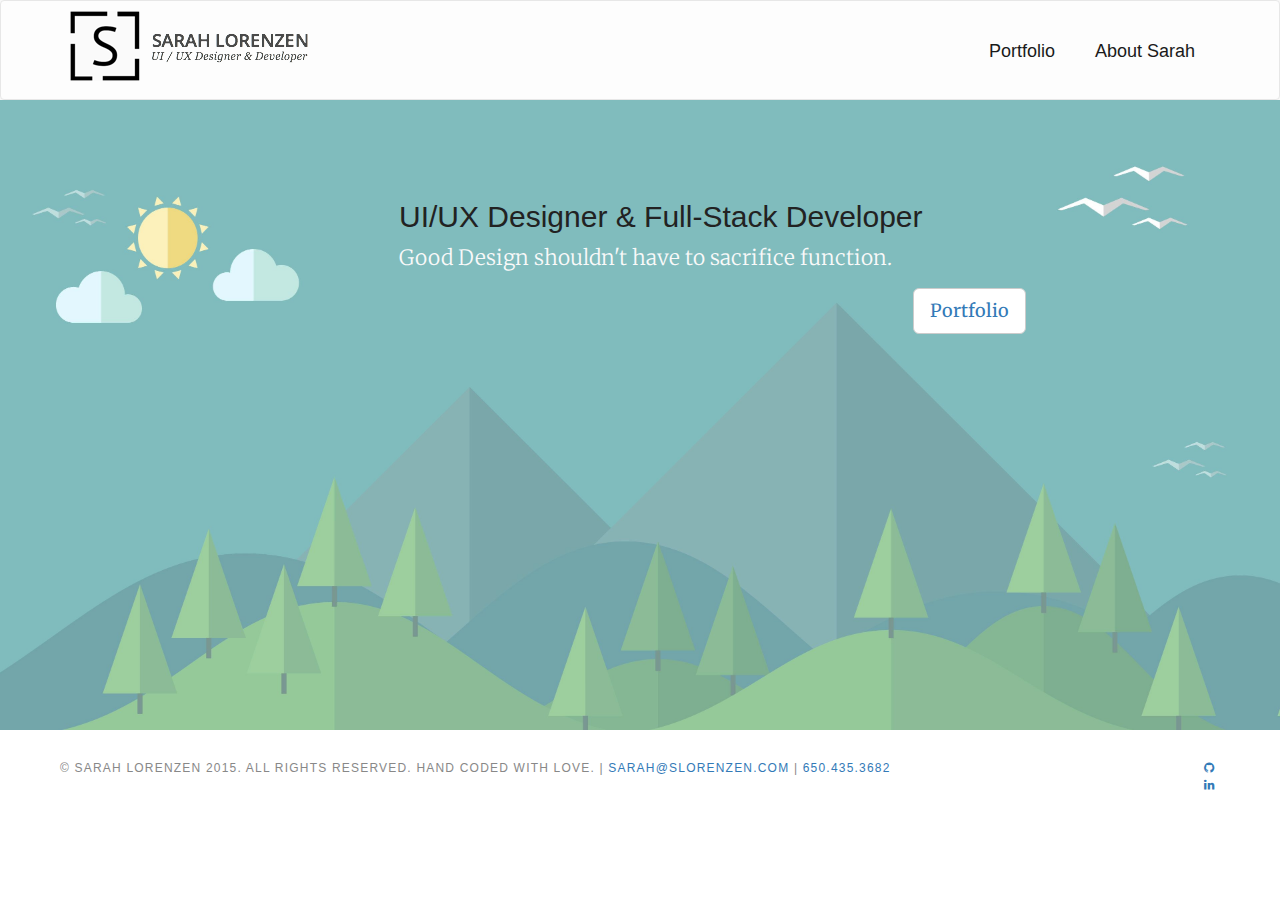
<file: index.html>
<!DOCTYPE html>
<html lang="en">
  <head>
    <meta charset="utf-8" />
    <meta http-equiv="X-UA-Compatible" content="IE=edge" />
    <meta name="viewport" content="width=device-width, initial-scale=1" />

    <title>Sarah Lorenzen's UI / UX / Full-Stack Developer Portfolio</title>

    <!-- Bootstrap core CSS -->

    <link
      rel="stylesheet"
      href="https://maxcdn.bootstrapcdn.com/bootstrap/3.3.5/css/bootstrap.min.css"
    />

    <!-- Custom styles -->

    <link
      href="https://fonts.googleapis.com/css?family=Merriweather:400,700,300"
      rel="stylesheet"
      type="text/css"
    />
    <link rel="stylesheet" href="css/styles.css" />
    <link
      rel="stylesheet"
      href="https://maxcdn.bootstrapcdn.com/font-awesome/4.4.0/css/font-awesome.min.css"
    />
    <link rel="shortcut icon" href="img/sl-icon.png" />

    <!-- Scripts needed on pageload -->

    <script src="js/modernizr.custom.js"></script>

    <!-- HTML5 shim and Respond.js for IE8 support of HTML5 elements and media queries -->
    <!--[if lt IE 9]>
      <script src="https://oss.maxcdn.com/html5shiv/3.7.2/html5shiv.min.js"></script>
      <script src="https://oss.maxcdn.com/respond/1.4.2/respond.min.js"></script>
    <![endif]-->
  </head>

  <body id="home">
    <header class="">
      <nav class="navbar navbar-default">
        <div class="container">
          <!-- Brand and toggle get grouped for better mobile display -->

          <div class="navbar-header">
            <button
              type="button"
              class="navbar-toggle collapsed"
              data-toggle="collapse"
              data-target="#bs-example-navbar-collapse-1"
              aria-expanded="false"
            >
              <span class="sr-only">Toggle navigation</span>
              <span class="icon-bar"></span>
              <span class="icon-bar"></span>
              <span class="icon-bar"></span>
            </button>

            <div class="logo">
              <span class="site-title">
                <a href="http://sarahlorenzen.github.io/" title="Go to Home">
                  <img src="img/weblogo.png" class="standard" />
                  <img
                    src="img/weblogo_retina.png"
                    width="259"
                    height="75"
                    class="retina"
                  />
                </a>
              </span>
            </div>
            <!-- /logo -->
          </div>
          <!-- /.navbar-header -->

          <!-- Nav links, forms, and other content for toggling -->

          <div
            class="collapse navbar-collapse"
            id="bs-example-navbar-collapse-1"
          >
            <ul class="nav navbar-nav">
              <li><a href="portfolio.html">Portfolio</a></li>
              <li><a href="about.html">About Sarah</a></li>
            </ul>
          </div>
          <!-- /.navbar-collapse -->
        </div>
        <!-- /.container-fluid -->
      </nav>
    </header>

    <!-- Main jumbotron -->
    <section class="jumbotron">
      <div class="container">
        <h2>UI/UX Designer &amp Full-Stack Developer</h2>
        <p>Good Design shouldn't have to sacrifice function.</p>
        <p style="text-align: center">
          <button type="button" class="btn btn-default btn-lg">
            <a href="portfolio.html">Portfolio</a>
          </button>
        </p>
      </div>

      <!-- /container -->
    </section>
    <!-- /jumbotron -->

    <!-- Footer -->

    <div class="row">
      <footer class="container">
        <div class="footer-bottom clear">
          <p>
            © Sarah Lorenzen 2015. All rights reserved. Hand coded with Love. |
            <a href="mailto:sarah@slorenzen.com">sarah@slorenzen.com</a> |
            <a href="tel:6504353682">650.435.3682</a>
          </p>

          <div class="footer-copyright">
            <div class="social">
              <div class="">
                <a href="https://github.com/sarahlorenzen/"
                  ><i class="fa fa-github"></i
                ></a>
              </div>

              <div class="">
                <a href="https://www.linkedin.com/in/sarahannelorenzen"
                  ><i class="fa fa-linkedin"></i
                ></a>
              </div>
            </div>
          </div>
        </div>
      </footer>
    </div>

    <!-- /footer -->

    <!-- ============================= -->
    <!-- All your JavaScript comes now -->
    <!-- ============================= -->

    <script src="https://ajax.googleapis.com/ajax/libs/jquery/1.11.3/jquery.min.js"></script>

    <!-- Bootstrap core JS -->

    <script src="https://maxcdn.bootstrapcdn.com/bootstrap/3.3.5/js/bootstrap.min.js"></script>

    <!-- Script files to load last -->

    <script src="js/grid.js"></script>

    <script>
      $(function () {
        Grid.init();
      });
    </script>

    <script type="text/javascript">
      var $root = $("html, body");
      $(".navbar-nav a").click(function () {
        var href = $.attr(this, "href");
        $root.animate(
          {
            scrollTop: $(href).offset().top,
          },
          500,
          function () {
            window.location.hash = href;
          }
        );
        return false;
      });
    </script>
  </body>
</html>
</file>
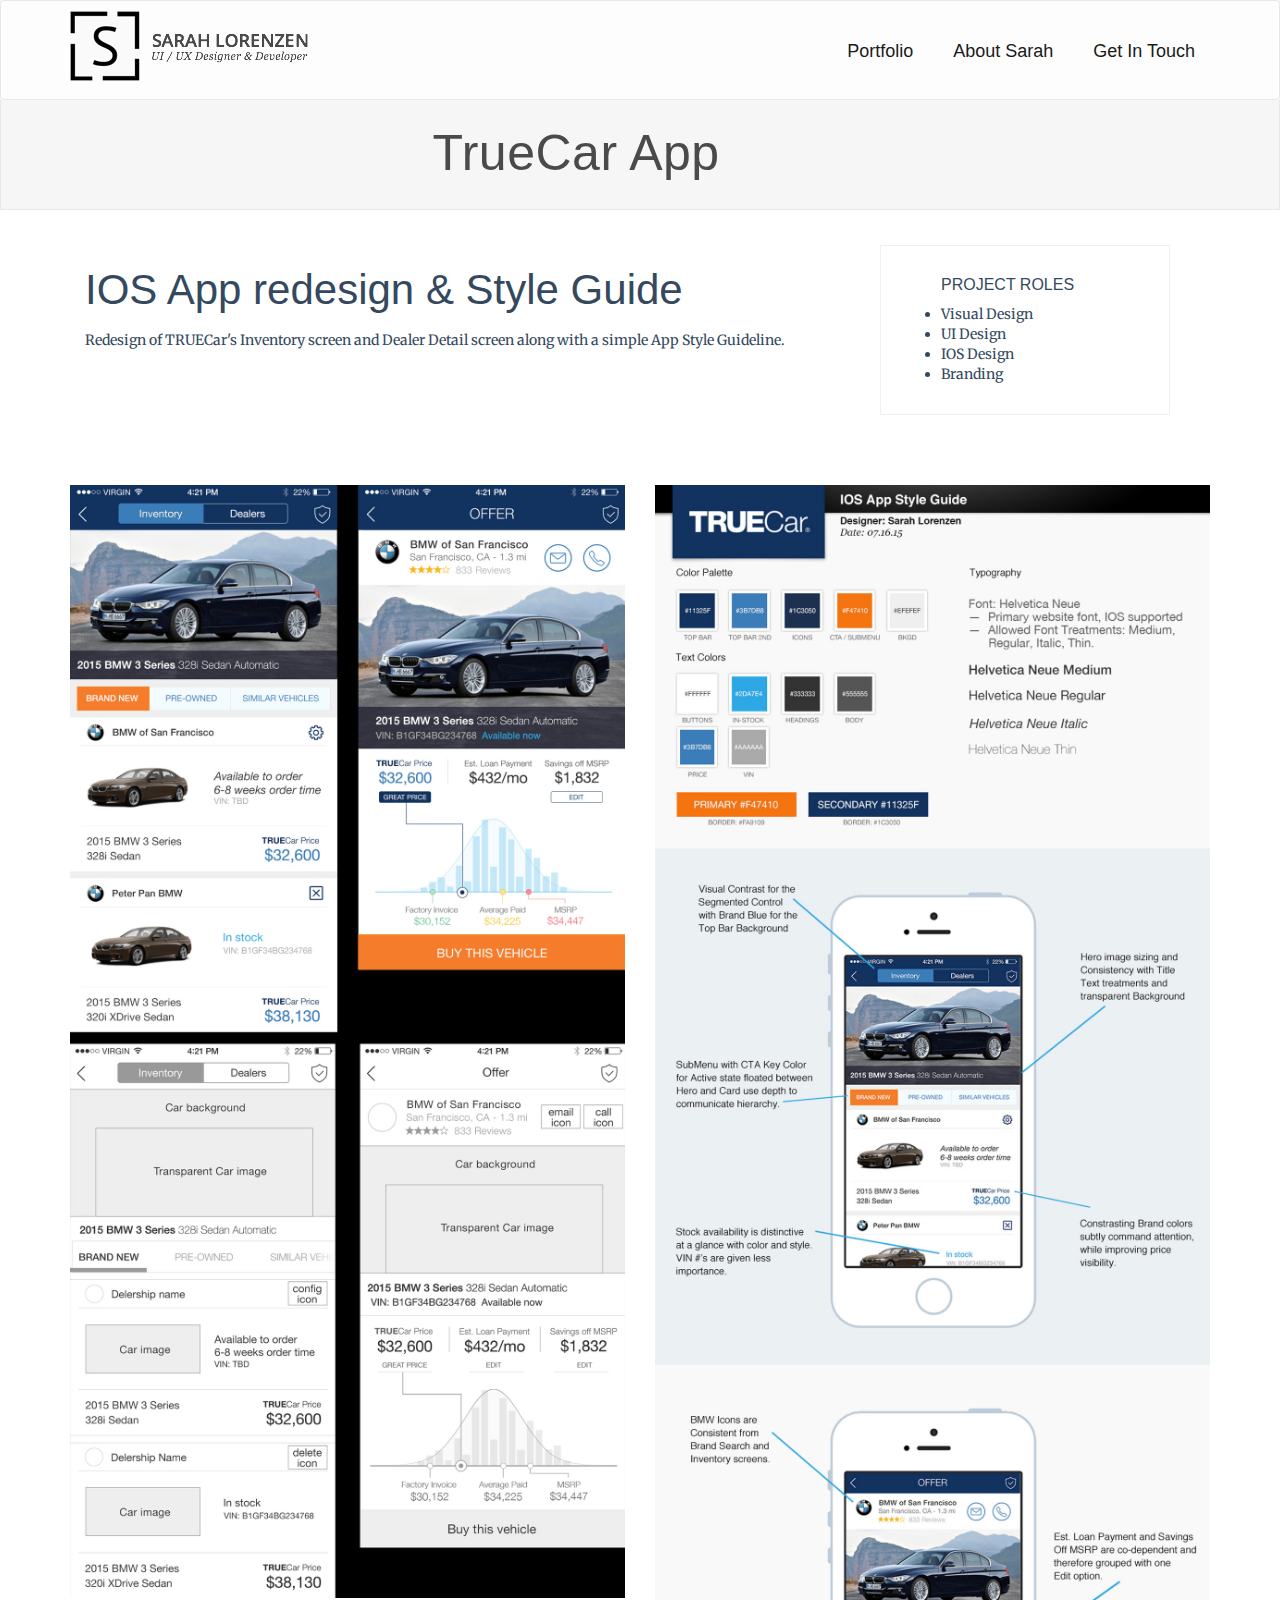
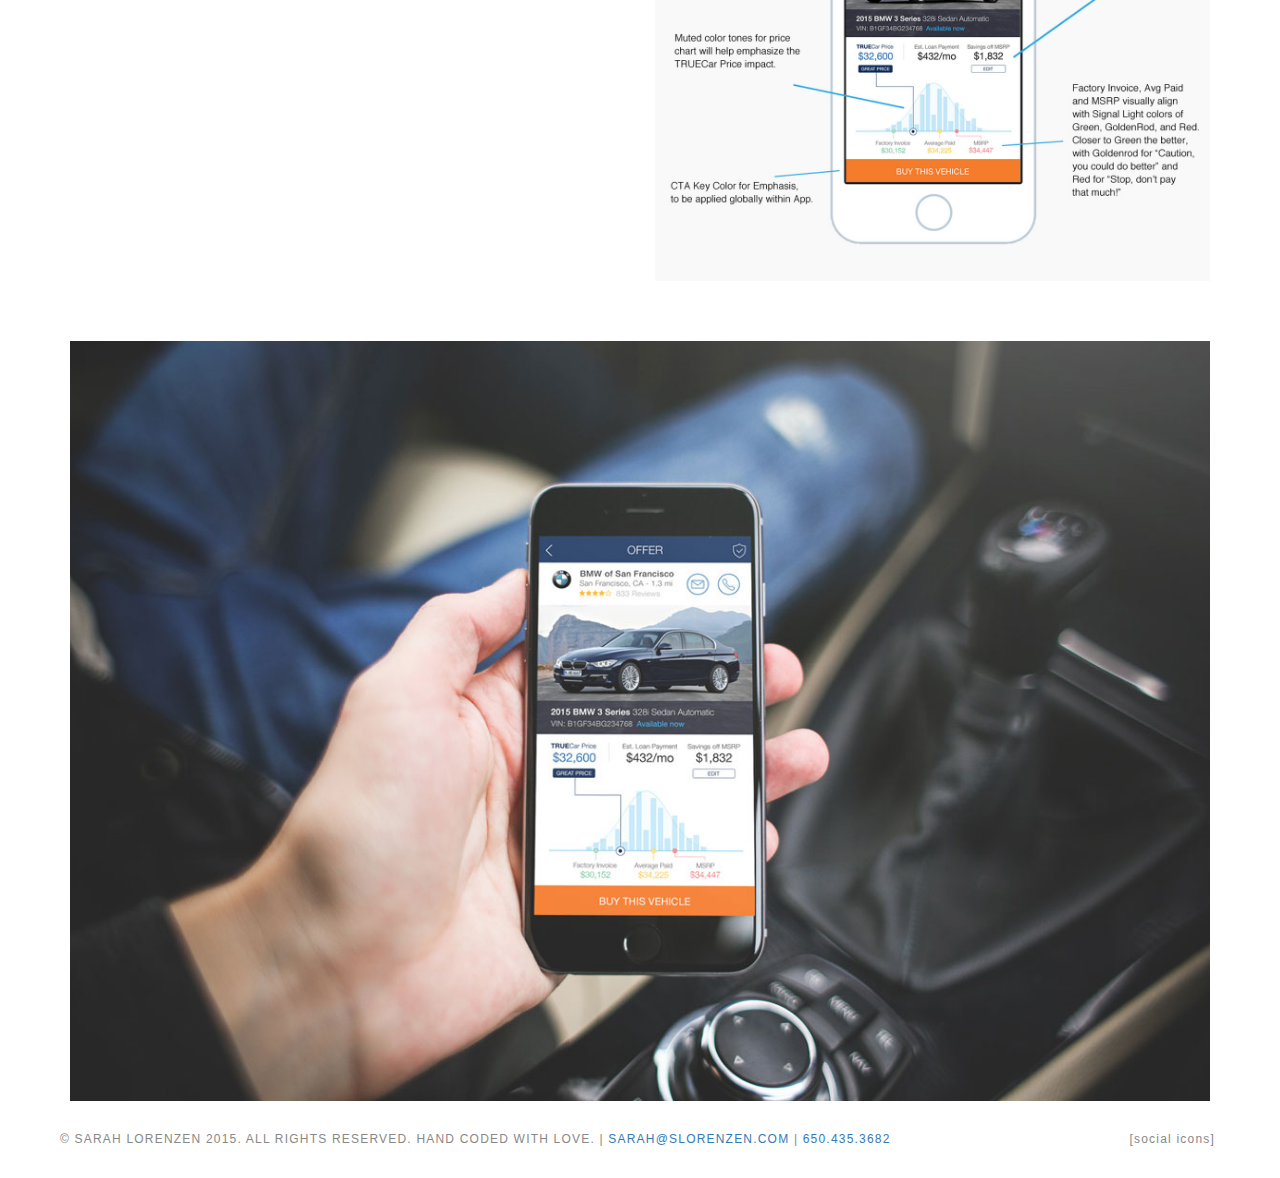
<file: 7min-app.html>
<!DOCTYPE html>
<html lang="en">
  <head>
    <meta charset="utf-8">
    <meta http-equiv="X-UA-Compatible" content="IE=edge">
    <meta name="viewport" content="width=device-width, initial-scale=1">
    <!-- The above 3 meta tags *must* come first in the head; any other head content must come *after* these tags -->

    <title>TrueCar App Project</title>

    <!-- Bootstrap core CSS -->

    <link rel="stylesheet" href="https://maxcdn.bootstrapcdn.com/bootstrap/3.3.5/css/bootstrap.min.css">

    <!-- Custom styles for this template go here -->

    <link href='https://fonts.googleapis.com/css?family=Merriweather:400,700,300' rel='stylesheet' type='text/css'>
    <link rel="stylesheet" href="css/styles.css">
    <link rel="shortcut icon" href="img/sl-icon.png"> 

    <script src="js/modernizr.custom.js"></script>

    <!-- HTML5 shim and Respond.js for IE8 support of HTML5 elements and media queries -->
    <!--[if lt IE 9]>
      <script src="https://oss.maxcdn.com/html5shiv/3.7.2/html5shiv.min.js"></script>
      <script src="https://oss.maxcdn.com/respond/1.4.2/respond.min.js"></script>
    <![endif]-->

  </head>

  <body id="portfolio-child">

    <header class="">

      <nav class="navbar navbar-default">
        <div class="container">

        <!-- Brand and toggle get grouped for better mobile display -->

          <div class="navbar-header">
            <button type="button" class="navbar-toggle collapsed" data-toggle="collapse" data-target="#bs-example-navbar-collapse-1" aria-expanded="false">
              <span class="sr-only">Toggle navigation</span>
              <span class="icon-bar"></span>
              <span class="icon-bar"></span>
              <span class="icon-bar"></span>
            </button>

            <div class="logo">
              <span class="site-title">
                <a href="http://sarahlorenzen.github.io/" title="Go to Home">
                    <img src="img/weblogo.png" class="standard">
                    <img src="img/weblogo_retina.png" width="259" height="75" class="retina">
                </a>                 
              </span>
            </div><!-- /logo -->

            <!-- <a class="navbar-brand" href="#">Brand</a> -->

          </div><!-- /.navbar-header -->

        <!-- Collect the nav links, forms, and other content for toggling -->

          <div class="collapse navbar-collapse" id="bs-example-navbar-collapse-1">
            <ul class="nav navbar-nav">
              <li><a href="portfolio.html">Portfolio</a></li>
              <li><a href="about.html">About Sarah</a></li>
              <li><a href="contact.html">Get In Touch</a></li>
            </ul>
          </div><!-- /.navbar-collapse -->
        </div><!-- /.container-fluid -->
      </nav>

    </header>


    <section class="jumbotron pageheader">
            <h1>TrueCar App</h1>
      </section><!-- /pageheader -->

    <section class="container">
          <div class="col-xs-12 col-md-8">
            <p class="intro">IOS App redesign & Style Guide</p>
            <p>Redesign of TRUECar's Inventory screen and Dealer Detail screen along with a simple App Style Guideline.</p>
          </div><!-- /intro column-->
          <div class="skills col-xs-12 col-md-4">
            <h3>Project Roles</h3>
            <ul id="skill-list">
              <li>Visual Design</li>
              <li>UI Design</li>
              <li>IOS Design</li>
              <li>Branding</li>
            </ul>
          </div><!-- /skills column -->

          <div class="main-text col-md-12">
              <p></p>
            </div><!-- /main-text -->

          <div class="row" style="margin-top: 40px;">
            <div class="col-md-6">
              <img src="img/true02.jpg" class="img-responsive">
            </div><!-- /main-text -->

            <div class="col-md-6">
              <img src="img/true03.jpg" class="img-responsive">
            </div><!-- /main-text -->
          </div>

          <div class="row">          
            <div class="main-text col-md-12">
              <img src="img/true01.jpg" class="img-responsive">
            </div><!-- /main-text -->
          </div>

      </section><!-- /container -->


    <div class="row">
        <footer class="container"><!-- /footer -->

          <div class="footer-bottom clear">
            <p>© Sarah Lorenzen 2015. All rights reserved. Hand coded with Love.    |     <a href="mailto:sarah@slorenzen.com">sarah@slorenzen.com</a>     |     <a href="tel:6504353682">650.435.3682</a>

            <div class="footer-copyright">[social icons]</div>
          </div><!-- /.footer-bottom -->
        </footer>
      </div>


    <!-- ============================= -->
    <!-- All your JavaScript comes now -->
    <!-- ============================= -->

    <script src="https://ajax.googleapis.com/ajax/libs/jquery/1.11.3/jquery.min.js"></script>

    <!-- Bootstrap core JS -->

    <script src="https://maxcdn.bootstrapcdn.com/bootstrap/3.3.5/js/bootstrap.min.js"></script>

    <!-- Can place script tags with JavaScript files here -->

    <script src="js/grid.js"></script>

    <script>
      $(function() {
        Grid.init();
      });
    </script>

    <script type="text/javascript">
      var $root = $('html, body');
        $('.navbar-nav a').click(function() {
          var href = $.attr(this, 'href');
            $root.animate({
              scrollTop: $(href).offset().top
              }, 500, function () {
              window.location.hash = href;
            });
          return false;
        });
    </script>

  </body>
</html>
</file>
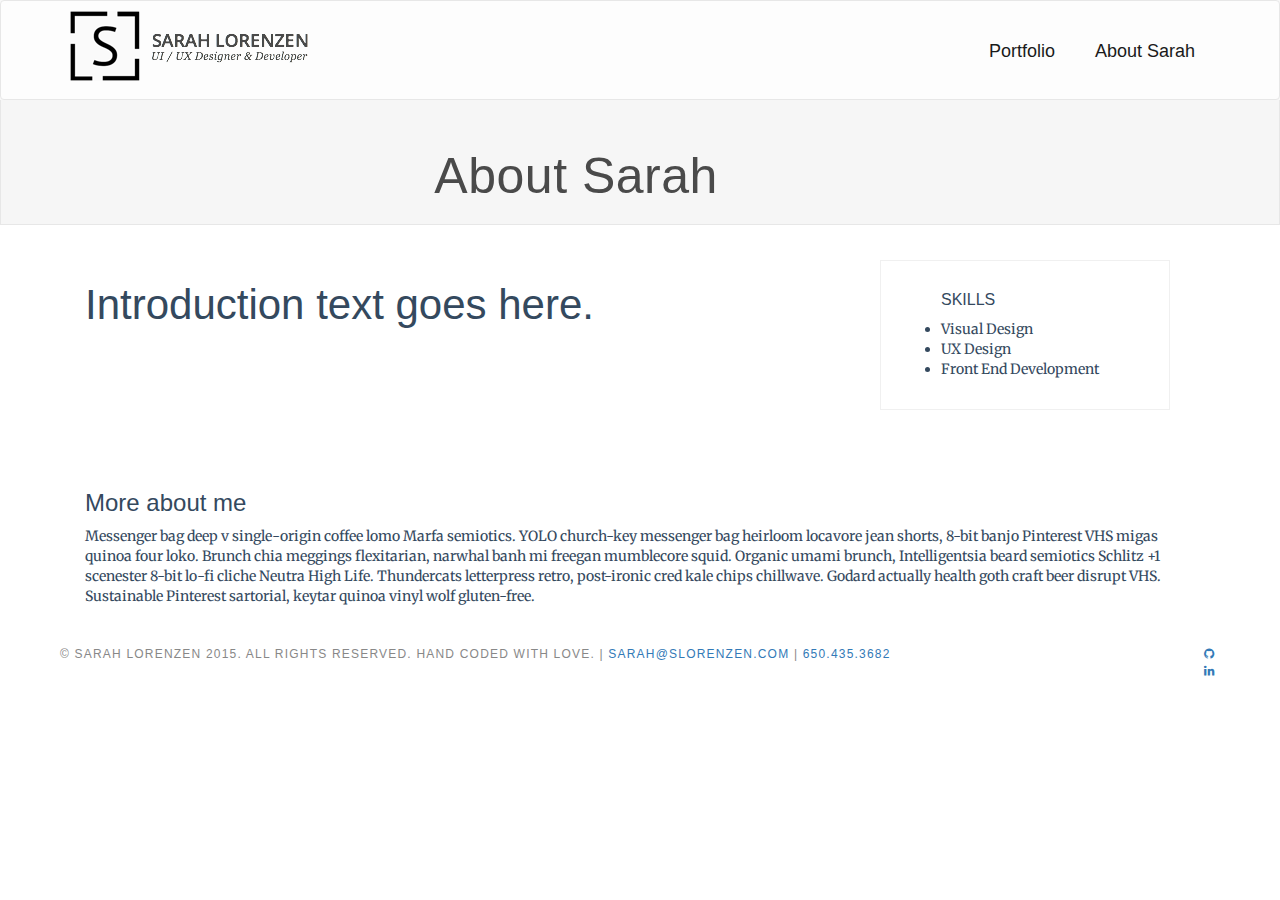
<file: about.html>
<!DOCTYPE html>
<html lang="en">
  <head>
    <meta charset="utf-8" />
    <meta http-equiv="X-UA-Compatible" content="IE=edge" />
    <meta name="viewport" content="width=device-width, initial-scale=1" />

    <title>About Sarah</title>

    <!-- Bootstrap core CSS -->

    <link
      rel="stylesheet"
      href="https://maxcdn.bootstrapcdn.com/bootstrap/3.3.5/css/bootstrap.min.css"
    />

    <!-- Custom styles -->

    <link
      href="https://fonts.googleapis.com/css?family=Merriweather:400,700,300"
      rel="stylesheet"
      type="text/css"
    />
    <link rel="stylesheet" href="css/styles.css" />
    <link
      rel="stylesheet"
      href="https://maxcdn.bootstrapcdn.com/font-awesome/4.4.0/css/font-awesome.min.css"
    />
    <link rel="shortcut icon" href="img/sl-icon.png" />

    <!-- Scripts needed on pageload -->

    <script src="js/modernizr.custom.js"></script>

    <!-- HTML5 shim and Respond.js for IE8 support of HTML5 elements and media queries -->
    <!--[if lt IE 9]>
      <script src="https://oss.maxcdn.com/html5shiv/3.7.2/html5shiv.min.js"></script>
      <script src="https://oss.maxcdn.com/respond/1.4.2/respond.min.js"></script>
    <![endif]-->
  </head>

  <body id="about page-child">
    <header class="">
      <nav class="navbar navbar-default">
        <div class="container">
          <!-- Brand and toggle get grouped for better mobile display -->

          <div class="navbar-header">
            <button
              type="button"
              class="navbar-toggle collapsed"
              data-toggle="collapse"
              data-target="#bs-example-navbar-collapse-1"
              aria-expanded="false"
            >
              <span class="sr-only">Toggle navigation</span>
              <span class="icon-bar"></span>
              <span class="icon-bar"></span>
              <span class="icon-bar"></span>
            </button>

            <div class="logo">
              <span class="site-title">
                <a href="http://sarahlorenzen.github.io/" title="Go to Home">
                  <img src="img/weblogo.png" class="standard" />
                  <img
                    src="img/weblogo_retina.png"
                    width="259"
                    height="75"
                    class="retina"
                  />
                </a>
              </span>
            </div>
            <!-- /logo -->
          </div>
          <!-- /.navbar-header -->

          <!-- Nav links, forms, and other content for toggling -->

          <div
            class="collapse navbar-collapse"
            id="bs-example-navbar-collapse-1"
          >
            <ul class="nav navbar-nav">
              <li><a href="portfolio.html">Portfolio</a></li>
              <li><a href="about.html">About Sarah</a></li>
            </ul>
          </div>
          <!-- /.navbar-collapse -->
        </div>
        <!-- /.container-fluid -->
      </nav>
    </header>

    <div class="jumbotron pageheader">
      <h1>About Sarah</h1>
    </div>
    <!-- /header -->

    <div class="container">
      <div class="intro col-xs-12 col-md-8">
        <p>Introduction text goes here.</p>
      </div>
      <!-- /intro column-->
      <div class="skills col-xs-12 col-md-4">
        <h3>Skills</h3>
        <ul id="skill-list">
          <li>Visual Design</li>
          <li>UX Design</li>
          <li>Front End Development</li>
        </ul>
      </div>
      <!-- /skills column -->
      <div class="main-text col-md-12">
        <h3>More about me</h3>
        <p>
          Messenger bag deep v single-origin coffee lomo Marfa semiotics. YOLO
          church-key messenger bag heirloom locavore jean shorts, 8-bit banjo
          Pinterest VHS migas quinoa four loko. Brunch chia meggings
          flexitarian, narwhal banh mi freegan mumblecore squid. Organic umami
          brunch, Intelligentsia beard semiotics Schlitz +1 scenester 8-bit
          lo-fi cliche Neutra High Life. Thundercats letterpress retro,
          post-ironic cred kale chips chillwave. Godard actually health goth
          craft beer disrupt VHS. Sustainable Pinterest sartorial, keytar quinoa
          vinyl wolf gluten-free.
        </p>
      </div>
      <!-- /main-text -->
    </div>
    <!-- /container -->

    <!-- Footer -->

    <div class="row">
      <footer class="container">
        <div class="footer-bottom clear">
          <p>
            © Sarah Lorenzen 2015. All rights reserved. Hand coded with Love. |
            <a href="mailto:sarah@slorenzen.com">sarah@slorenzen.com</a> |
            <a href="tel:6504353682">650.435.3682</a>
          </p>

          <div class="footer-copyright">
            <div class="social">
              <div class="">
                <a href="https://github.com/sarahlorenzen/"
                  ><i class="fa fa-github"></i
                ></a>
              </div>

              <div class="">
                <a href="https://www.linkedin.com/in/sarahannelorenzen"
                  ><i class="fa fa-linkedin"></i
                ></a>
              </div>
            </div>
          </div>
        </div>
      </footer>
    </div>

    <!-- /footer -->

    <!-- ============================= -->
    <!-- All your JavaScript comes now -->
    <!-- ============================= -->

    <script src="https://ajax.googleapis.com/ajax/libs/jquery/1.11.3/jquery.min.js"></script>

    <!-- Bootstrap core JS -->

    <script src="https://maxcdn.bootstrapcdn.com/bootstrap/3.3.5/js/bootstrap.min.js"></script>

    <!-- Can place script tags with JavaScript files here -->

    <script src="js/grid.js"></script>

    <script>
      $(function () {
        Grid.init();
      });
    </script>

    <script type="text/javascript">
      var $root = $("html, body");
      $(".navbar-nav a").click(function () {
        var href = $.attr(this, "href");
        $root.animate(
          {
            scrollTop: $(href).offset().top,
          },
          500,
          function () {
            window.location.hash = href;
          }
        );
        return false;
      });
    </script>
  </body>
</html>
</file>
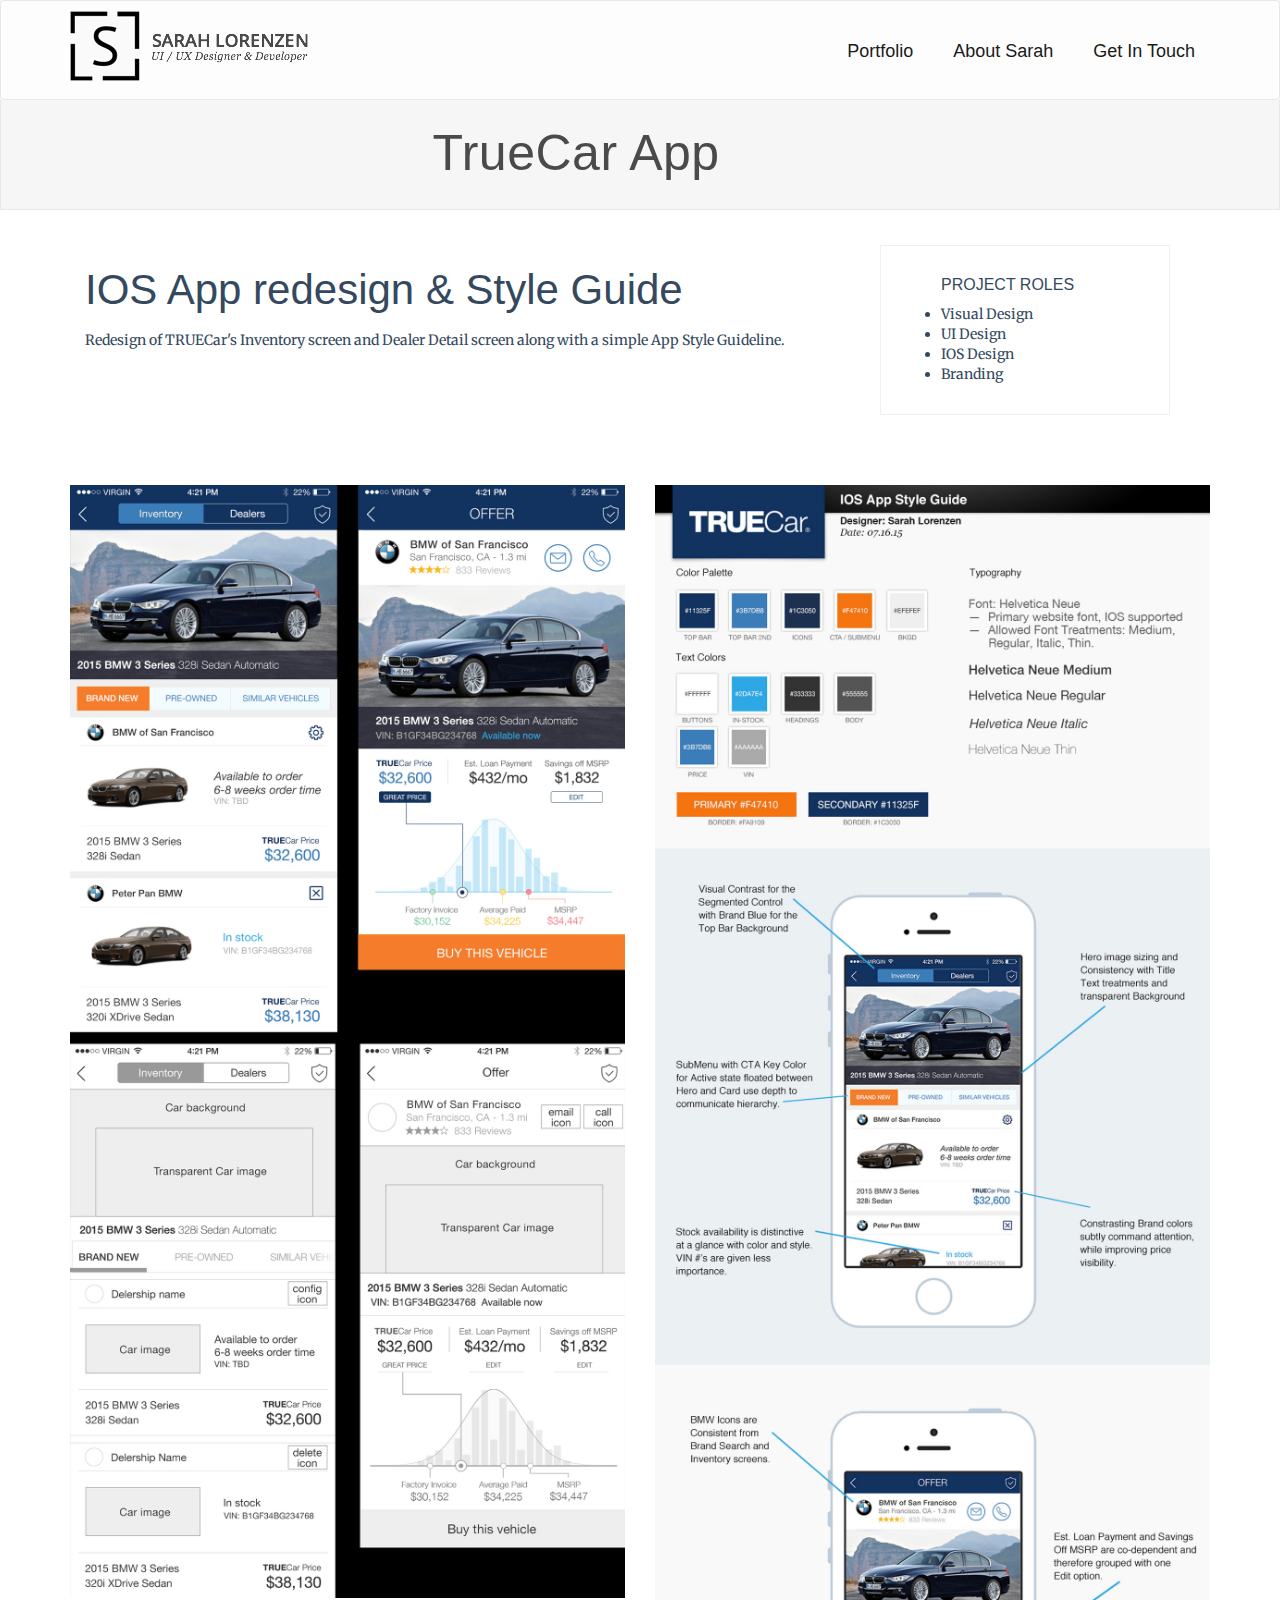
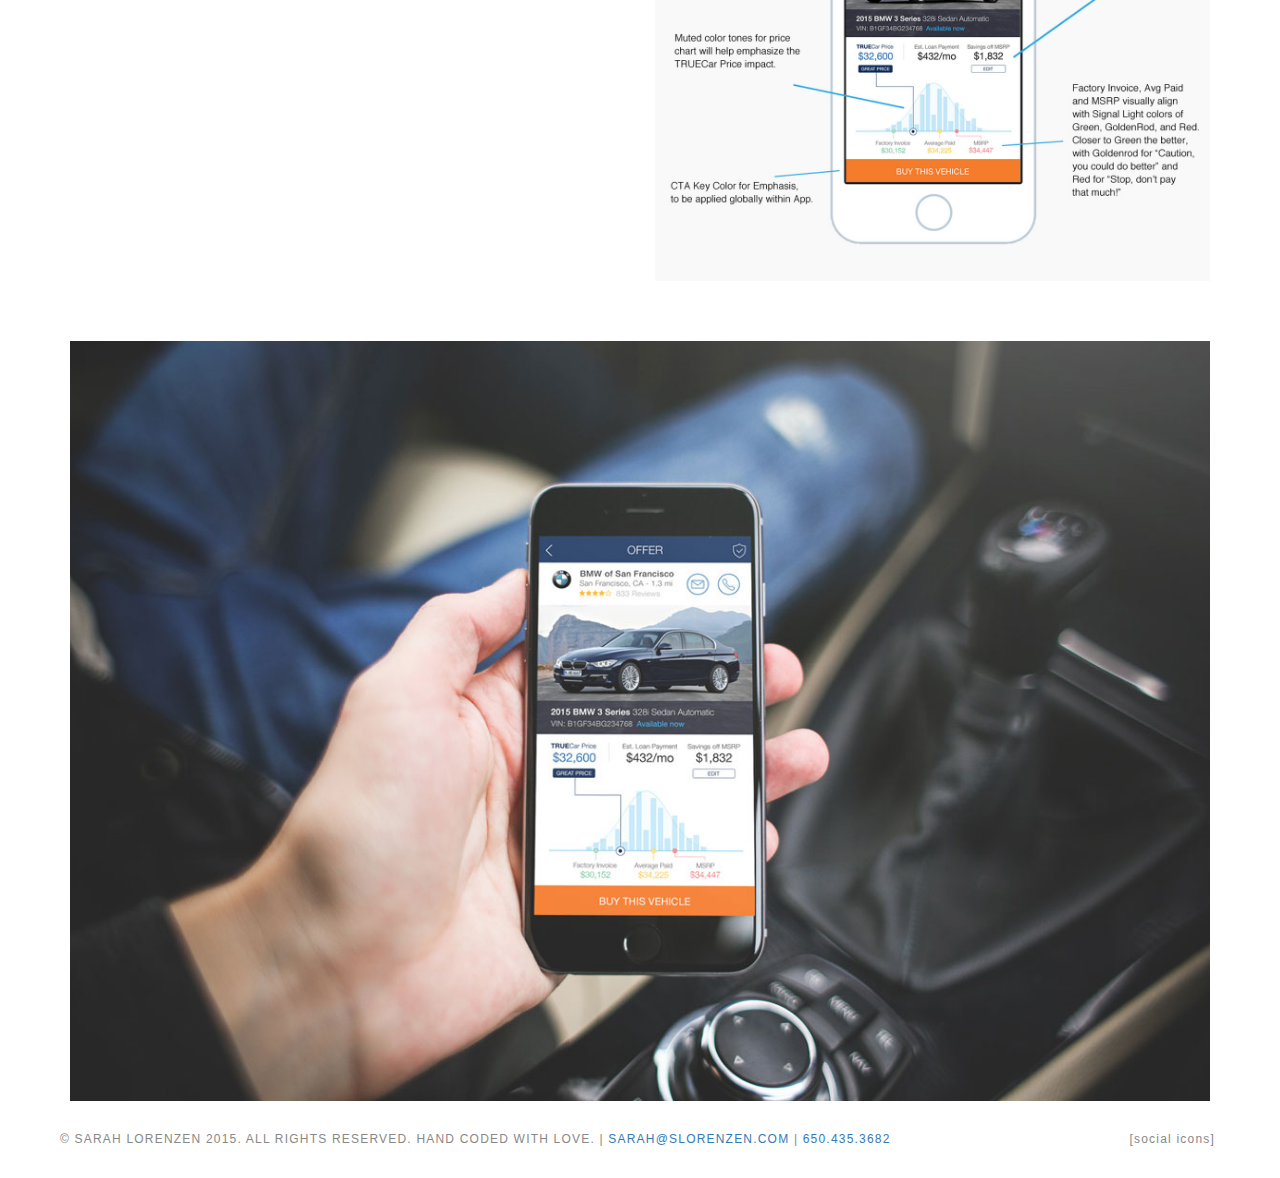
<file: amazon.html>
<!DOCTYPE html>
<html lang="en">
  <head>
    <meta charset="utf-8">
    <meta http-equiv="X-UA-Compatible" content="IE=edge">
    <meta name="viewport" content="width=device-width, initial-scale=1">
    <!-- The above 3 meta tags *must* come first in the head; any other head content must come *after* these tags -->

    <title>TrueCar App Project</title>

    <!-- Bootstrap core CSS -->

    <link rel="stylesheet" href="https://maxcdn.bootstrapcdn.com/bootstrap/3.3.5/css/bootstrap.min.css">

    <!-- Custom styles for this template go here -->

    <link href='https://fonts.googleapis.com/css?family=Merriweather:400,700,300' rel='stylesheet' type='text/css'>
    <link rel="stylesheet" href="css/styles.css">
    <link rel="shortcut icon" href="img/sl-icon.png"> 

    <script src="js/modernizr.custom.js"></script>

    <!-- HTML5 shim and Respond.js for IE8 support of HTML5 elements and media queries -->
    <!--[if lt IE 9]>
      <script src="https://oss.maxcdn.com/html5shiv/3.7.2/html5shiv.min.js"></script>
      <script src="https://oss.maxcdn.com/respond/1.4.2/respond.min.js"></script>
    <![endif]-->

  </head>

  <body id="portfolio-child">

     <header class="">

      <nav class="navbar navbar-default">
        <div class="container">

        <!-- Brand and toggle get grouped for better mobile display -->

          <div class="navbar-header">
            <button type="button" class="navbar-toggle collapsed" data-toggle="collapse" data-target="#bs-example-navbar-collapse-1" aria-expanded="false">
              <span class="sr-only">Toggle navigation</span>
              <span class="icon-bar"></span>
              <span class="icon-bar"></span>
              <span class="icon-bar"></span>
            </button>

            <div class="logo">
              <span class="site-title">
                <a href="http://sarahlorenzen.github.io/" title="Go to Home">
                    <img src="img/weblogo.png" class="standard">
                    <img src="img/weblogo_retina.png" width="259" height="75" class="retina">
                </a>                 
              </span>
            </div><!-- /logo -->

            <!-- <a class="navbar-brand" href="#">Brand</a> -->

          </div><!-- /.navbar-header -->

        <!-- Collect the nav links, forms, and other content for toggling -->

          <div class="collapse navbar-collapse" id="bs-example-navbar-collapse-1">
            <ul class="nav navbar-nav">
              <li><a href="portfolio.html">Portfolio</a></li>
              <li><a href="about.html">About Sarah</a></li>
              <li><a href="contact.html">Get In Touch</a></li>
            </ul>
          </div><!-- /.navbar-collapse -->
        </div><!-- /.container-fluid -->
      </nav>

    </header>


    <section class="jumbotron pageheader">
            <h1>TrueCar App</h1>
      </section><!-- /pageheader -->

    <section class="container">
          <div class="col-xs-12 col-md-8">
            <p class="intro">IOS App redesign & Style Guide</p>
            <p>Redesign of TRUECar's Inventory screen and Dealer Detail screen along with a simple App Style Guideline.</p>
          </div><!-- /intro column-->
          <div class="skills col-xs-12 col-md-4">
            <h3>Project Roles</h3>
            <ul id="skill-list">
              <li>Visual Design</li>
              <li>UI Design</li>
              <li>IOS Design</li>
              <li>Branding</li>
            </ul>
          </div><!-- /skills column -->

          <div class="main-text col-md-12">
              <p></p>
            </div><!-- /main-text -->

          <div class="row" style="margin-top: 40px;">
            <div class="col-md-6">
              <img src="img/true02.jpg" class="img-responsive">
            </div><!-- /main-text -->

            <div class="col-md-6">
              <img src="img/true03.jpg" class="img-responsive">
            </div><!-- /main-text -->
          </div>

          <div class="row">          
            <div class="main-text col-md-12">
              <img src="img/true01.jpg" class="img-responsive">
            </div><!-- /main-text -->
          </div>

      </section><!-- /container -->


    <div class="row">
        <footer class="container"><!-- /footer -->

          <div class="footer-bottom clear">
            <p>© Sarah Lorenzen 2015. All rights reserved. Hand coded with Love.    |     <a href="mailto:sarah@slorenzen.com">sarah@slorenzen.com</a>     |     <a href="tel:6504353682">650.435.3682</a>

            <div class="footer-copyright">[social icons]</div>
          </div><!-- /.footer-bottom -->
        </footer>
      </div>


    <!-- ============================= -->
    <!-- All your JavaScript comes now -->
    <!-- ============================= -->

    <script src="https://ajax.googleapis.com/ajax/libs/jquery/1.11.3/jquery.min.js"></script>

    <!-- Bootstrap core JS -->

    <script src="https://maxcdn.bootstrapcdn.com/bootstrap/3.3.5/js/bootstrap.min.js"></script>

    <!-- Can place script tags with JavaScript files here -->

    <script src="js/grid.js"></script>

    <script>
      $(function() {
        Grid.init();
      });
    </script>

    <script type="text/javascript">
      var $root = $('html, body');
        $('.navbar-nav a').click(function() {
          var href = $.attr(this, 'href');
            $root.animate({
              scrollTop: $(href).offset().top
              }, 500, function () {
              window.location.hash = href;
            });
          return false;
        });
    </script>

  </body>
</html>
</file>
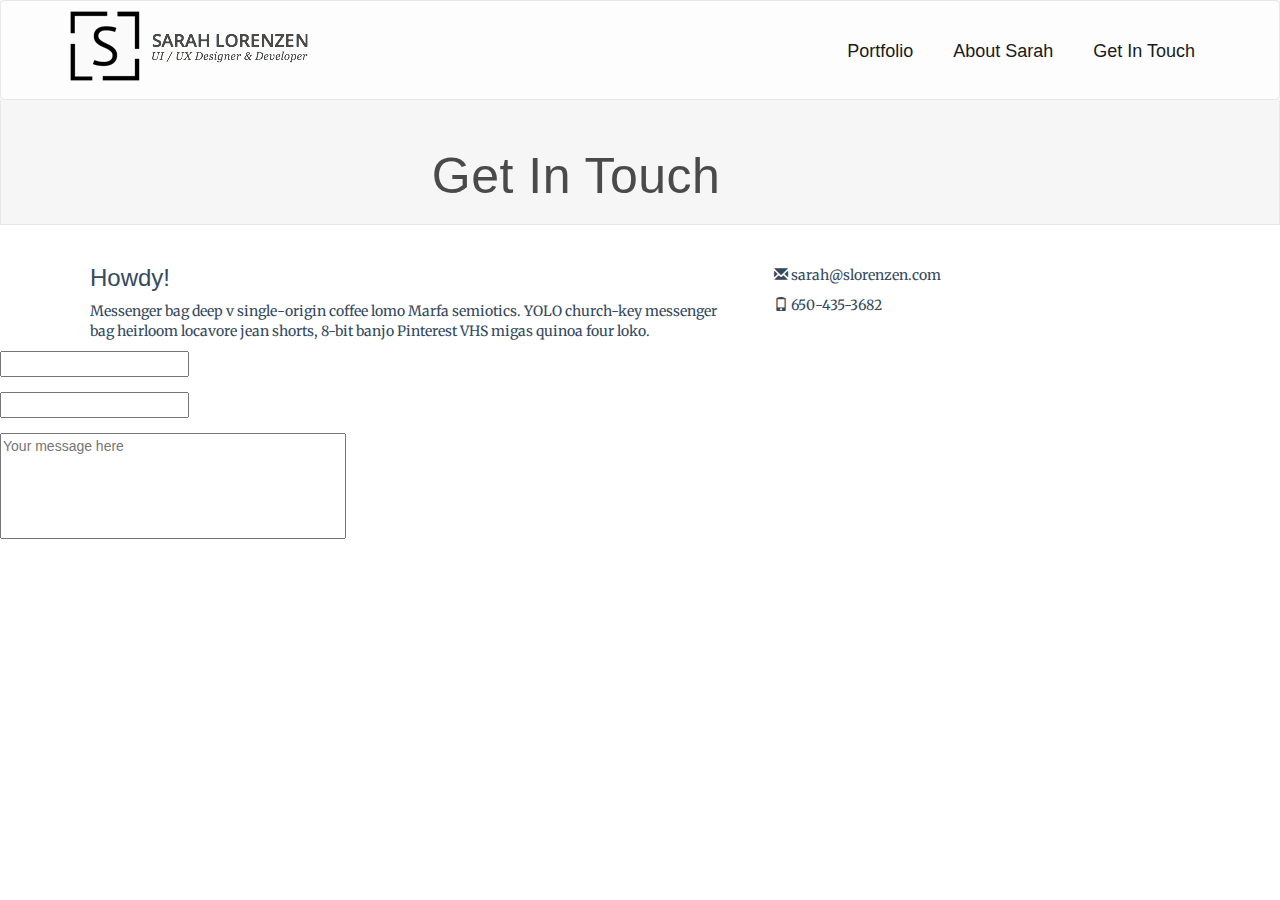
<file: contact.html>
<!DOCTYPE html>
<html lang="en">
  <head>
		<meta charset="utf-8">
    	<meta http-equiv="X-UA-Compatible" content="IE=edge">
    	<meta name="viewport" content="width=device-width, initial-scale=1">

		<title>Get In Touch</title>

		<!-- Bootstrap core CSS -->

    	<link rel="stylesheet" href="https://maxcdn.bootstrapcdn.com/bootstrap/3.3.5/css/bootstrap.min.css">

    	<!-- Custom styles for this template go here -->

    	<link href='https://fonts.googleapis.com/css?family=Merriweather:400,700,300' rel='stylesheet' type='text/css'>
    	<link rel="stylesheet" href="css/styles.css">
      <link rel="shortcut icon" href="img/sl-icon.png"> 

		<!-- HTML5 shim and Respond.js for IE8 support of HTML5 elements and media queries -->
    	<!--[if lt IE 9]>
      	<script src="https://oss.maxcdn.com/html5shiv/3.7.2/html5shiv.min.js"></script>
      	<script src="https://oss.maxcdn.com/respond/1.4.2/respond.min.js"></script>
    	<![endif]-->
  </head>

  <body id="contact page-child">

    <header class="">

      <nav class="navbar navbar-default">
        <div class="container">

        <!-- Brand and toggle get grouped for better mobile display -->

          <div class="navbar-header">
            <button type="button" class="navbar-toggle collapsed" data-toggle="collapse" data-target="#bs-example-navbar-collapse-1" aria-expanded="false">
              <span class="sr-only">Toggle navigation</span>
              <span class="icon-bar"></span>
              <span class="icon-bar"></span>
              <span class="icon-bar"></span>
            </button>

            <div class="logo">
              <span class="site-title">
                <a href="http://slorenzen.com/" title="Go to Home">
                    <img src="img/weblogo.png" class="standard">
                    <img src="img/weblogo_retina.png" width="259" height="75" class="retina">
                </a>                 
              </span>
            </div><!-- /logo -->

            <!-- <a class="navbar-brand" href="#">Brand</a> -->

          </div><!-- /.navbar-header -->

        <!-- Collect the nav links, forms, and other content for toggling -->

          <div class="collapse navbar-collapse" id="bs-example-navbar-collapse-1">
            <ul class="nav navbar-nav">
              <li><a href="portfolio.html">Portfolio</a></li>
              <li><a href="about.html">About Sarah</a></li>
              <li><a href="contact.html">Get In Touch</a></li>
            </ul>
          </div><!-- /.navbar-collapse -->
        </div><!-- /.container-fluid -->
      </nav>

    </header>


		<div class="jumbotron pageheader">
	        	<h1>Get In Touch</h1>
	    </div><!-- /header -->

		<div class="container">

	        <div class="contact-text">

            <div class="column twothird">
            
            <h3>Howdy!</h3>
	        	<p>Messenger bag deep v single-origin coffee lomo Marfa semiotics. YOLO church-key messenger bag heirloom locavore jean shorts, 8-bit banjo Pinterest VHS migas quinoa four loko.</p>
            </div><!-- /column-->

            <div class="column onethird">

            <h3> </h3>
            <p>
              <span class="glyphicon glyphicon-envelope"></span> sarah@slorenzen.com
            </p>
            <p>
              <span class="glyphicon glyphicon-phone"></span> 650-435-3682
            </p>
            </div><!-- column -->

	        </div><!-- /main-text -->

        </div><!-- /container -->

          <form>

            <div class="form-group">
              <input type=”text”>
            </div>

            <div class="form-group">
              <input type="email">
            </div>

            <textarea placeholder="Your message here" class="message-box" style="resize:none" cols="40" rows="5"></textarea>

          </form>

	    


    <!-- ============================= -->
    <!-- All your JavaScript comes now -->
    <!-- ============================= -->

    <script src="https://ajax.googleapis.com/ajax/libs/jquery/1.11.3/jquery.min.js"></script>

    <!-- Bootstrap core JS -->

    <script src="https://maxcdn.bootstrapcdn.com/bootstrap/3.3.5/js/bootstrap.min.js"></script>
    
    <!-- Can place script tags with JavaScript files here -->

    <script type="text/javascript">
      var $root = $('html, body');
        $('.navbar-nav a').click(function() {
          var href = $.attr(this, 'href');
            $root.animate({
              scrollTop: $(href).offset().top
              }, 500, function () {
              window.location.hash = href;
            });
          return false;
        });
    </script>

  </body>
</html>
</file>
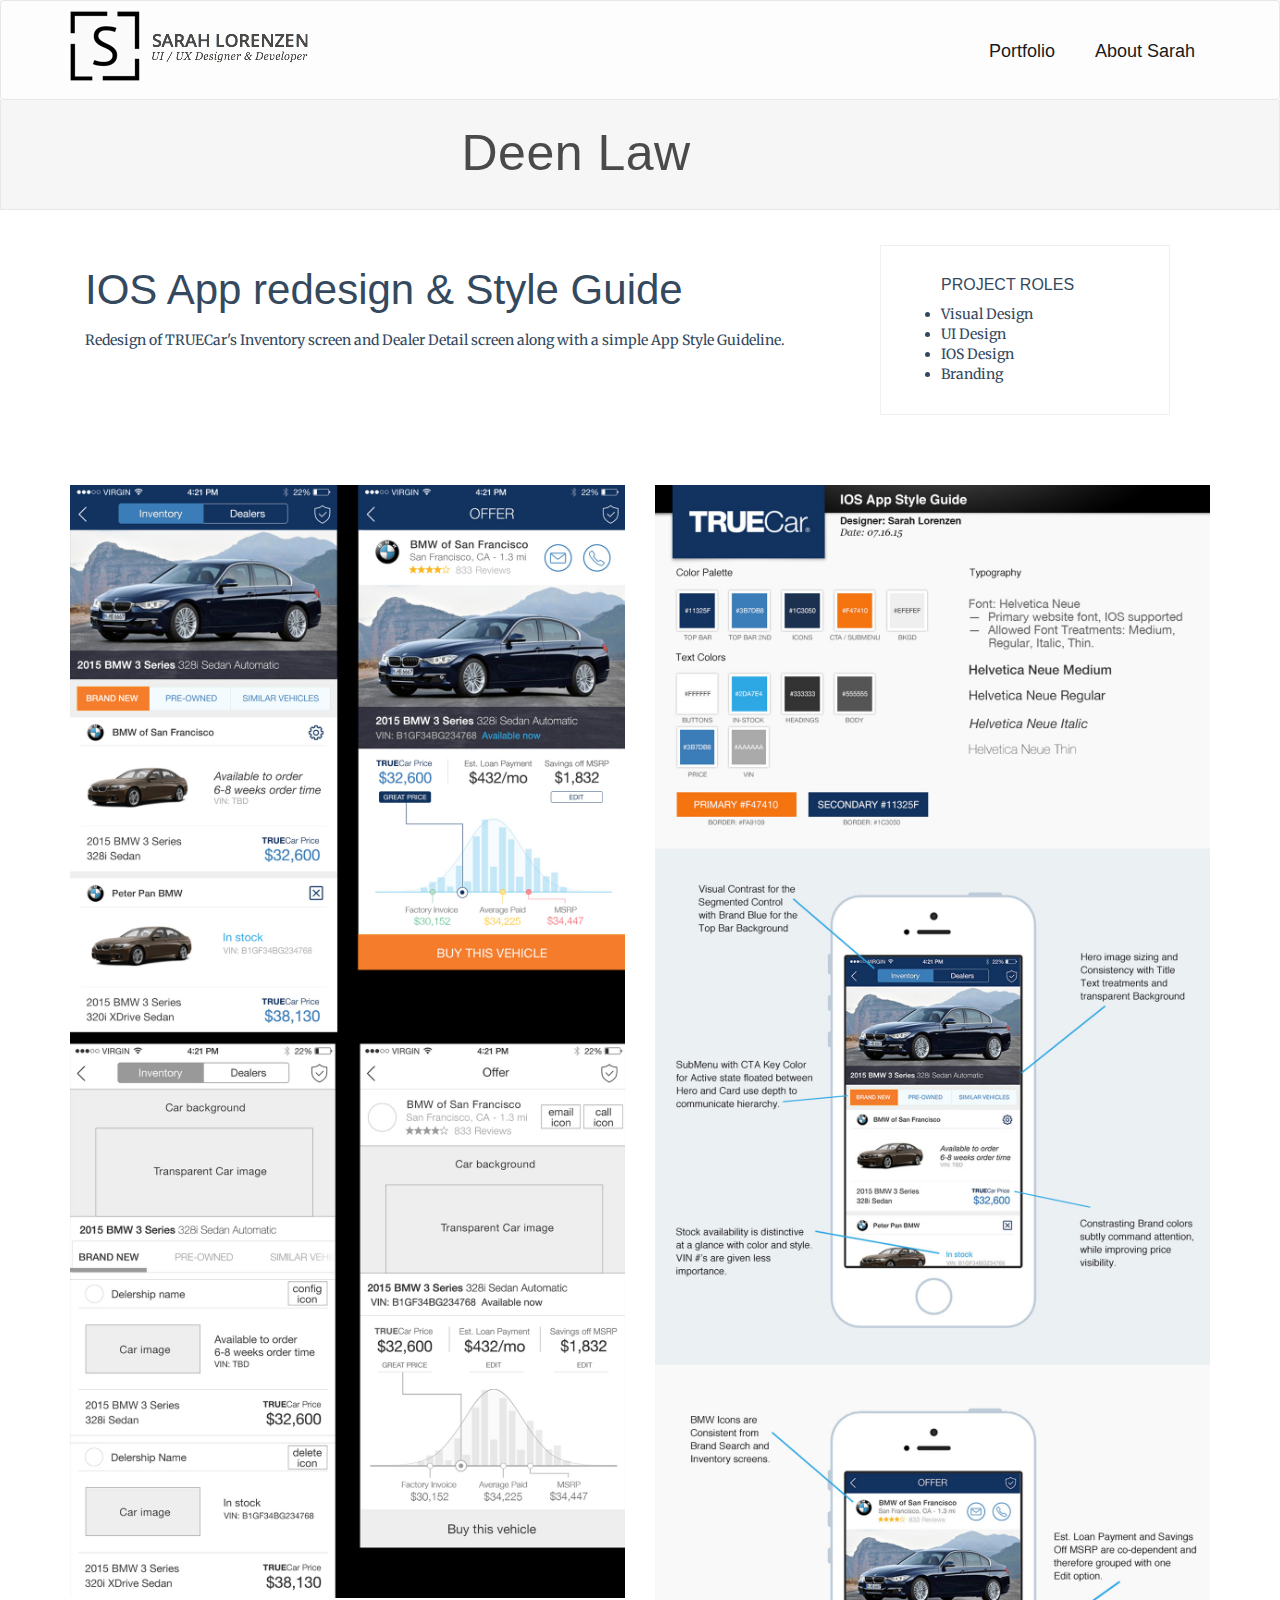
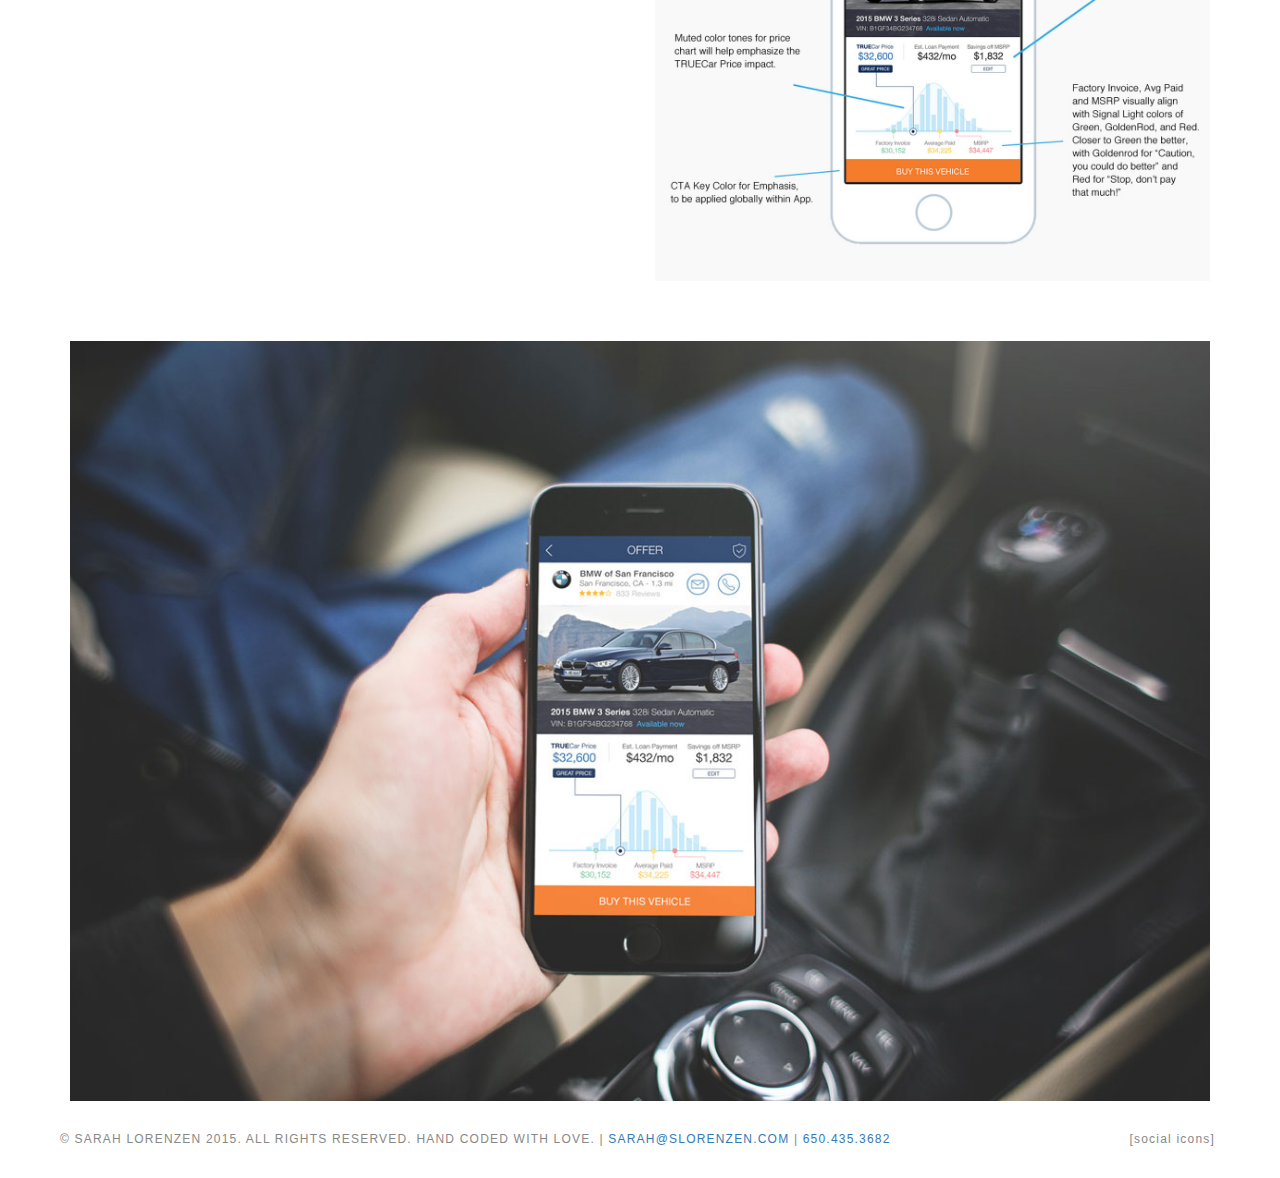
<file: deen-law.html>
<!DOCTYPE html>
<html lang="en">
  <head>
    <meta charset="utf-8">
    <meta http-equiv="X-UA-Compatible" content="IE=edge">
    <meta name="viewport" content="width=device-width, initial-scale=1">

    <title>Deen Law</title>

    <!-- Bootstrap core CSS -->

    <link rel="stylesheet" href="https://maxcdn.bootstrapcdn.com/bootstrap/3.3.5/css/bootstrap.min.css">

    <!-- Custom styles -->

    <link href='https://fonts.googleapis.com/css?family=Merriweather:400,700,300' rel='stylesheet' type='text/css'>
    <link rel="stylesheet" href="css/styles.css">
    <link rel="shortcut icon" href="img/sl-icon.png"> 

    <!-- Scripts needed on pageload -->

    <script src="js/modernizr.custom.js"></script>

    <!-- HTML5 shim and Respond.js for IE8 support of HTML5 elements and media queries -->
    <!--[if lt IE 9]>
      <script src="https://oss.maxcdn.com/html5shiv/3.7.2/html5shiv.min.js"></script>
      <script src="https://oss.maxcdn.com/respond/1.4.2/respond.min.js"></script>
    <![endif]-->

  </head>

  <body id="portfolio-child">

    <header class="">

      <nav class="navbar navbar-default">
        <div class="container">

        <!-- Brand and toggle get grouped for better mobile display -->

          <div class="navbar-header">
            <button type="button" class="navbar-toggle collapsed" data-toggle="collapse" data-target="#bs-example-navbar-collapse-1" aria-expanded="false">
              <span class="sr-only">Toggle navigation</span>
              <span class="icon-bar"></span>
              <span class="icon-bar"></span>
              <span class="icon-bar"></span>
            </button>

            <div class="logo">
              <span class="site-title">
                <a href="http://sarahlorenzen.github.io/" title="Go to Home">
                    <img src="img/weblogo.png" class="standard">
                    <img src="img/weblogo_retina.png" width="259" height="75" class="retina">
                </a>                 
              </span>
            </div><!-- /logo -->

          </div><!-- /.navbar-header -->

        <!-- Nav links, forms, and other content for toggling -->

          <div class="collapse navbar-collapse" id="bs-example-navbar-collapse-1">
            <ul class="nav navbar-nav">
              <li><a href="portfolio.html">Portfolio</a></li>
              <li><a href="about.html">About Sarah</a></li>
            </ul>
          </div><!-- /.navbar-collapse -->
        </div><!-- /.container-fluid -->
      </nav>

    </header>


    <section class="jumbotron pageheader">
            <h1>Deen Law</h1>
      </section><!-- /pageheader -->

    <section class="container">
          <div class="col-xs-12 col-md-8">
            <p class="intro">IOS App redesign & Style Guide</p>
            <p>Redesign of TRUECar's Inventory screen and Dealer Detail screen along with a simple App Style Guideline.</p>
          </div><!-- /intro column-->
          <div class="skills col-xs-12 col-md-4">
            <h3>Project Roles</h3>
            <ul id="skill-list">
              <li>Visual Design</li>
              <li>UI Design</li>
              <li>IOS Design</li>
              <li>Branding</li>
            </ul>
          </div><!-- /skills column -->

          <div class="main-text col-md-12">
              <p></p>
            </div><!-- /main-text -->

          <div class="row" style="margin-top: 40px;">
            <div class="col-md-6">
              <img src="img/true02.jpg" class="img-responsive">
            </div><!-- /main-text -->

            <div class="col-md-6">
              <img src="img/true03.jpg" class="img-responsive">
            </div><!-- /main-text -->
          </div>

          <div class="row">          
            <div class="main-text col-md-12">
              <img src="img/true01.jpg" class="img-responsive">
            </div><!-- /main-text -->
          </div>

      </section><!-- /container -->


    <div class="row">
        <footer class="container"><!-- /footer -->

          <div class="footer-bottom clear">
            <p>© Sarah Lorenzen 2015. All rights reserved. Hand coded with Love.    |     <a href="mailto:sarah@slorenzen.com">sarah@slorenzen.com</a>     |     <a href="tel:6504353682">650.435.3682</a>

            <div class="footer-copyright">[social icons]</div>
          </div><!-- /.footer-bottom -->
        </footer>
      </div>


    <!-- ============================= -->
    <!-- All your JavaScript comes now -->
    <!-- ============================= -->

    <script src="https://ajax.googleapis.com/ajax/libs/jquery/1.11.3/jquery.min.js"></script>

    <!-- Bootstrap core JS -->

    <script src="https://maxcdn.bootstrapcdn.com/bootstrap/3.3.5/js/bootstrap.min.js"></script>

    <!-- Can place script tags with JavaScript files here -->

    <script src="js/grid.js"></script>

    <script>
      $(function() {
        Grid.init();
      });
    </script>

    <script type="text/javascript">
      var $root = $('html, body');
        $('.navbar-nav a').click(function() {
          var href = $.attr(this, 'href');
            $root.animate({
              scrollTop: $(href).offset().top
              }, 500, function () {
              window.location.hash = href;
            });
          return false;
        });
    </script>

  </body>
</html>
</file>
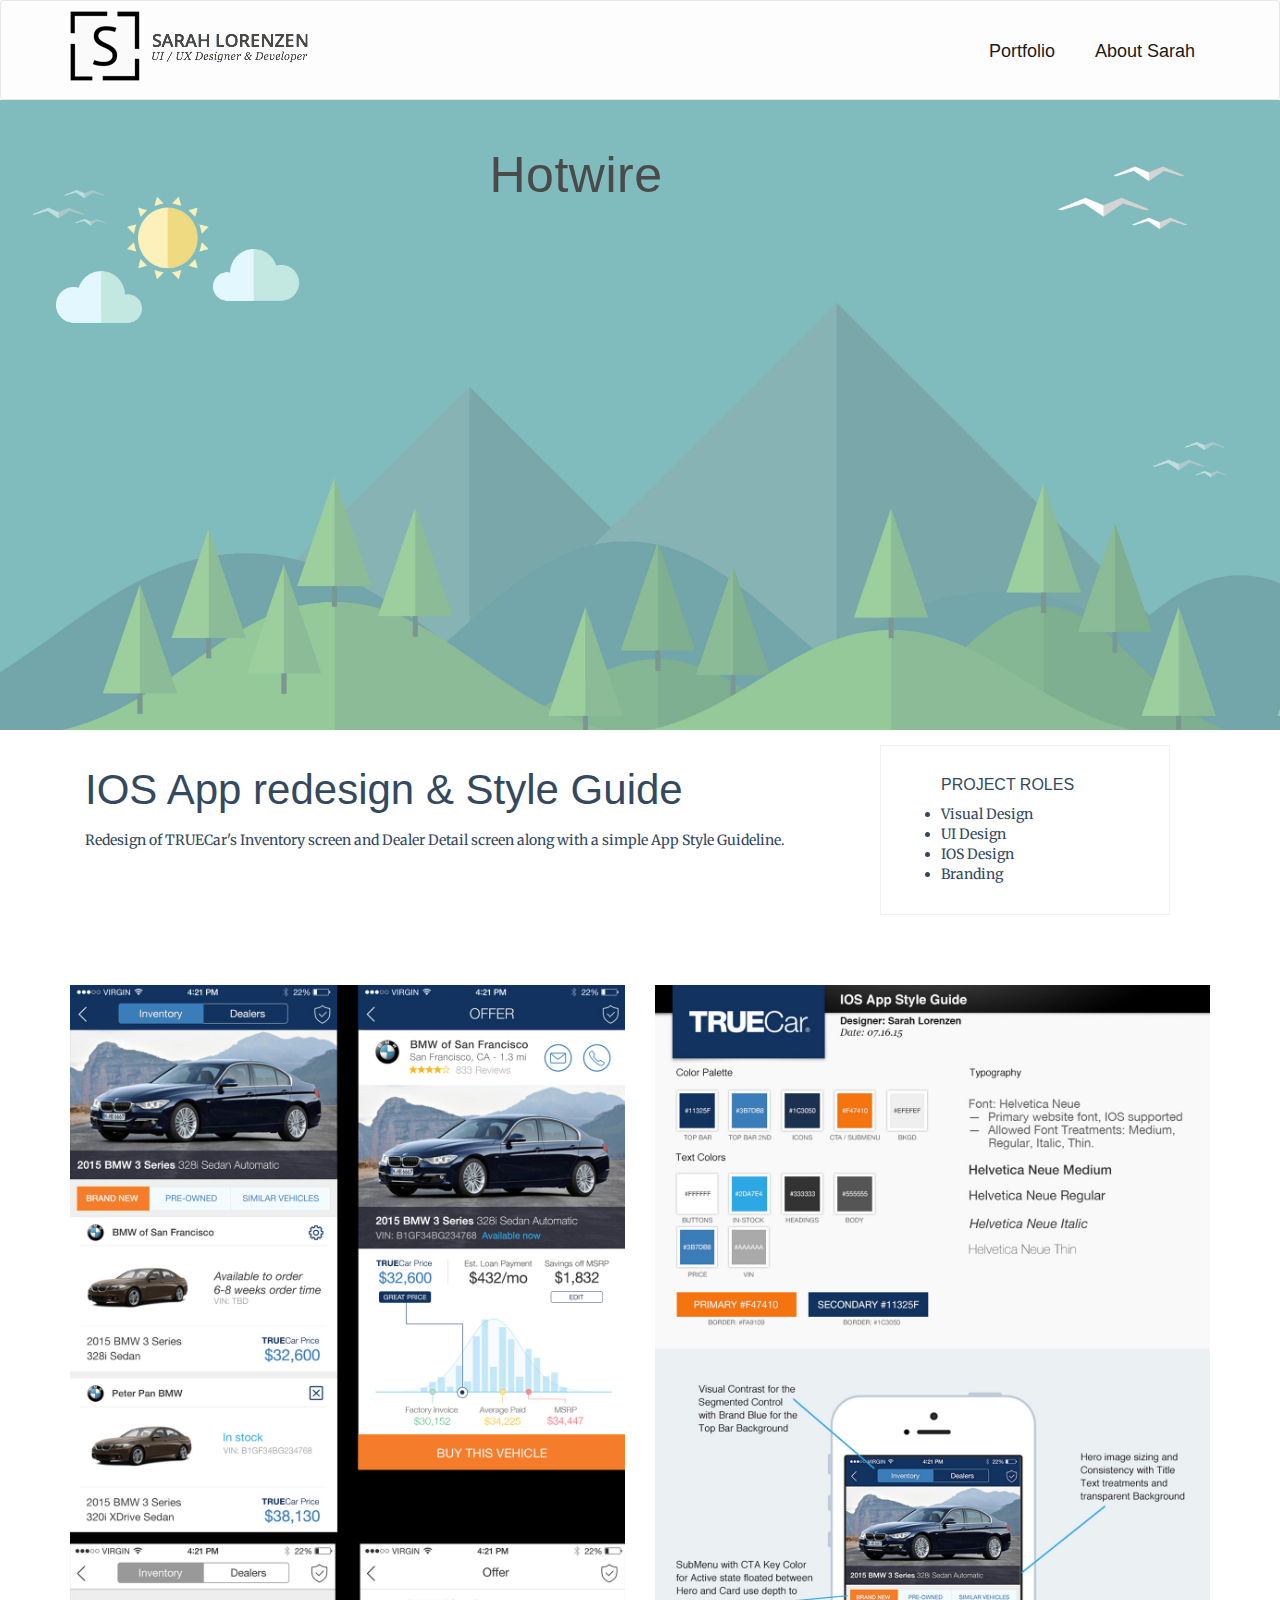
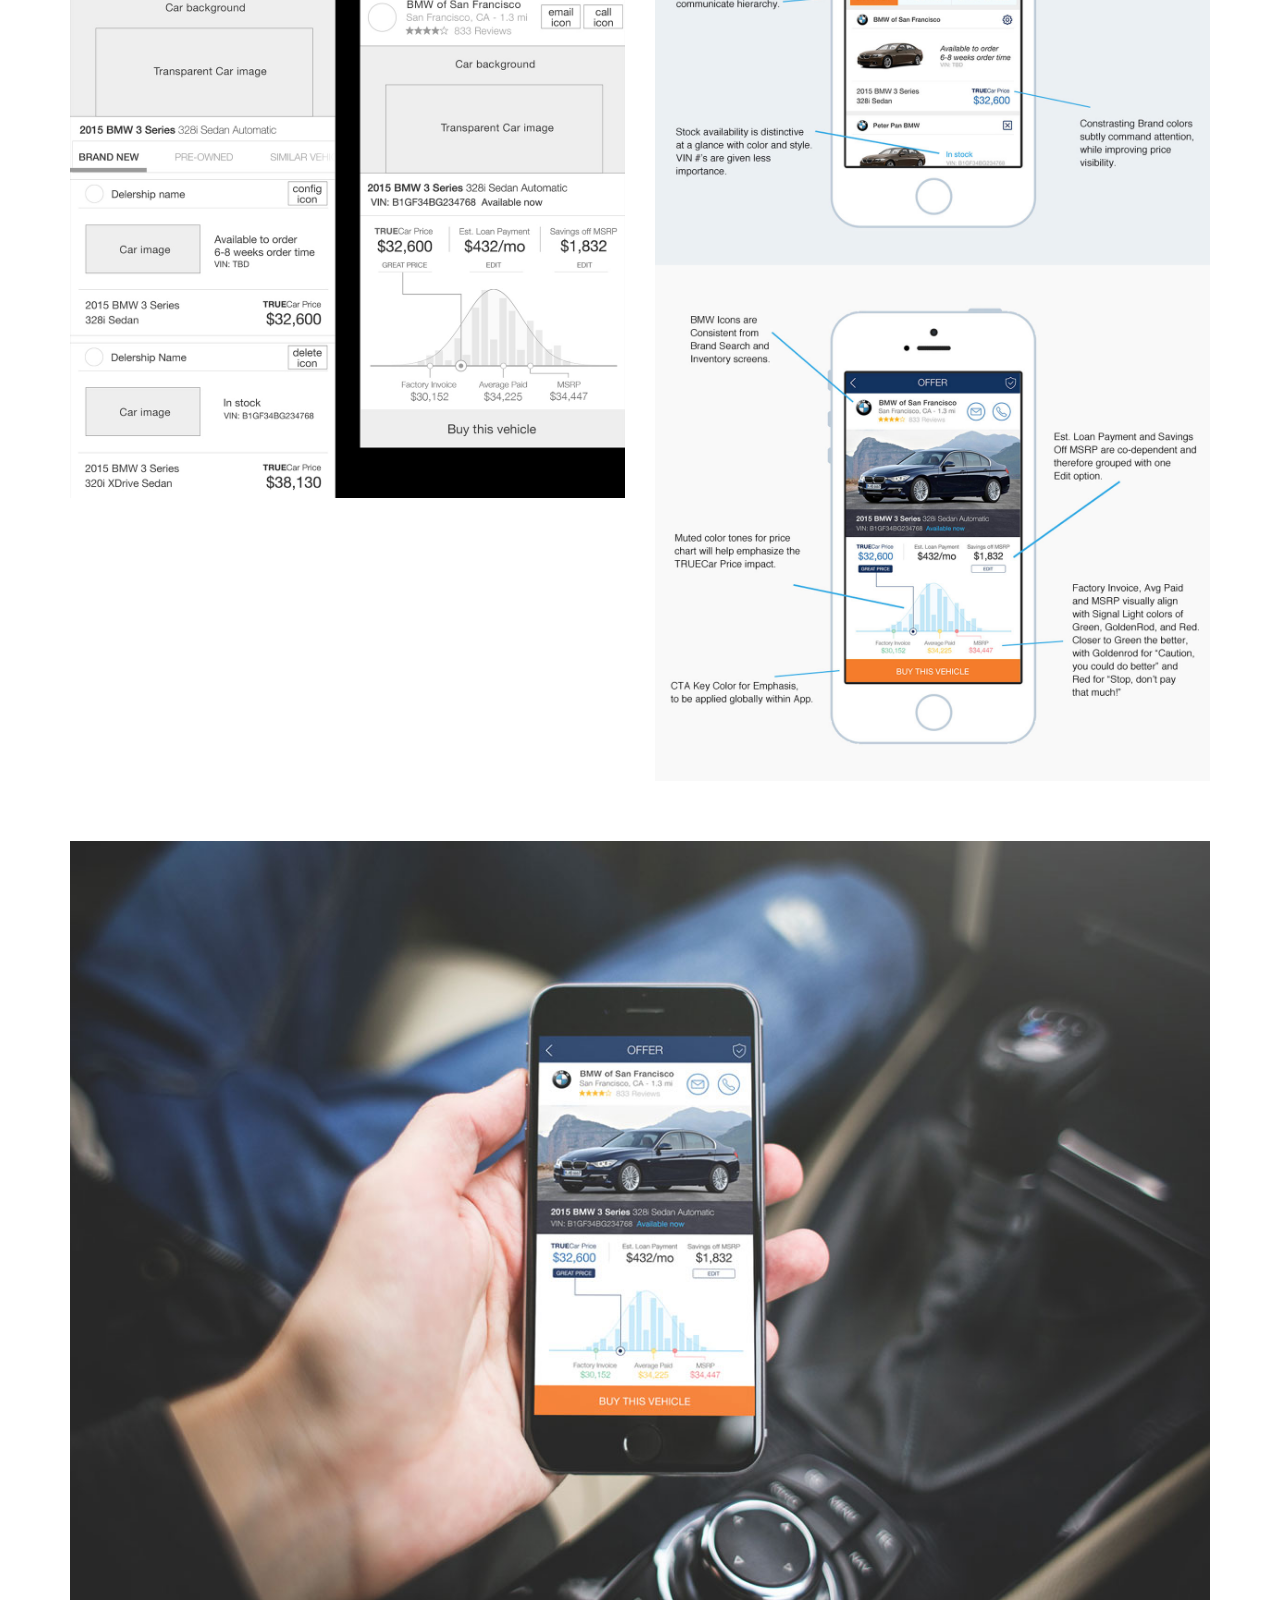
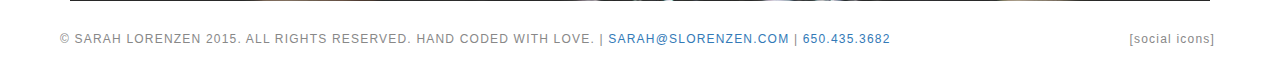
<file: hotwire.html>
<!DOCTYPE html>
<html lang="en">
  <head>
    <meta charset="utf-8">
    <meta http-equiv="X-UA-Compatible" content="IE=edge">
    <meta name="viewport" content="width=device-width, initial-scale=1">

    <title>Sarah Lorenzen's UI / UX / Engineer Portfolio</title>

    <!-- Bootstrap core CSS -->

    <link rel="stylesheet" href="https://maxcdn.bootstrapcdn.com/bootstrap/3.3.5/css/bootstrap.min.css">

    <!-- Custom styles -->

    <link href='https://fonts.googleapis.com/css?family=Merriweather:400,700,300' rel='stylesheet' type='text/css'>
    <link rel="stylesheet" href="css/styles.css">
    <link rel="shortcut icon" href="img/sl-icon.png"> 

    <!-- Scripts needed on pageload -->

    <script src="js/modernizr.custom.js"></script>

    <!-- HTML5 shim and Respond.js for IE8 support of HTML5 elements and media queries -->
    <!--[if lt IE 9]>
      <script src="https://oss.maxcdn.com/html5shiv/3.7.2/html5shiv.min.js"></script>
      <script src="https://oss.maxcdn.com/respond/1.4.2/respond.min.js"></script>
    <![endif]-->

  </head>

  <body id="home">

    <header class="">

      <nav class="navbar navbar-default">
        <div class="container">

        <!-- Brand and toggle get grouped for better mobile display -->

          <div class="navbar-header">
            <button type="button" class="navbar-toggle collapsed" data-toggle="collapse" data-target="#bs-example-navbar-collapse-1" aria-expanded="false">
              <span class="sr-only">Toggle navigation</span>
              <span class="icon-bar"></span>
              <span class="icon-bar"></span>
              <span class="icon-bar"></span>
            </button>

            <div class="logo">
              <span class="site-title">
                <a href="http://sarahlorenzen.github.io/" title="Go to Home">
                    <img src="img/weblogo.png" class="standard">
                    <img src="img/weblogo_retina.png" width="259" height="75" class="retina">
                </a>                 
              </span>
            </div><!-- /logo -->

          </div><!-- /.navbar-header -->

        <!-- Nav links, forms, and other content for toggling -->

          <div class="collapse navbar-collapse" id="bs-example-navbar-collapse-1">
            <ul class="nav navbar-nav">
              <li><a href="portfolio.html">Portfolio</a></li>
              <li><a href="about.html">About Sarah</a></li>
            </ul>
          </div><!-- /.navbar-collapse -->
        </div><!-- /.container-fluid -->
      </nav>

    </header>


    <section class="jumbotron pageheader">
            <h1>Hotwire</h1>
      </section><!-- /pageheader -->

    <section class="container">
          <div class="col-xs-12 col-md-8">
            <p class="intro">IOS App redesign & Style Guide</p>
            <p>Redesign of TRUECar's Inventory screen and Dealer Detail screen along with a simple App Style Guideline.</p>
          </div><!-- /intro column-->
          <div class="skills col-xs-12 col-md-4">
            <h3>Project Roles</h3>
            <ul id="skill-list">
              <li>Visual Design</li>
              <li>UI Design</li>
              <li>IOS Design</li>
              <li>Branding</li>
            </ul>
          </div><!-- /skills column -->

          <div class="main-text col-md-12">
              <p></p>
            </div><!-- /main-text -->

          <div class="row" style="margin-top: 40px;">
            <div class="col-md-6">
              <img src="img/true02.jpg" class="img-responsive">
            </div><!-- /main-text -->

            <div class="col-md-6">
              <img src="img/true03.jpg" class="img-responsive">
            </div><!-- /main-text -->
          </div>

          <div class="row">          
            <div class="main-text col-md-12">
              <img src="img/true01.jpg" class="img-responsive">
            </div><!-- /main-text -->
          </div>

      </section><!-- /container -->


    <div class="row">
        <footer class="container"><!-- /footer -->

          <div class="footer-bottom clear">
            <p>© Sarah Lorenzen 2015. All rights reserved. Hand coded with Love.    |     <a href="mailto:sarah@slorenzen.com">sarah@slorenzen.com</a>     |     <a href="tel:6504353682">650.435.3682</a>

            <div class="footer-copyright">[social icons]</div>
          </div><!-- /.footer-bottom -->
        </footer>
      </div>


    <!-- ============================= -->
    <!-- All your JavaScript comes now -->
    <!-- ============================= -->

    <script src="https://ajax.googleapis.com/ajax/libs/jquery/1.11.3/jquery.min.js"></script>

    <!-- Bootstrap core JS -->

    <script src="https://maxcdn.bootstrapcdn.com/bootstrap/3.3.5/js/bootstrap.min.js"></script>

    <!-- Can place script tags with JavaScript files here -->

    <script src="js/grid.js"></script>

    <script>
      $(function() {
        Grid.init();
      });
    </script>

    <script type="text/javascript">
      var $root = $('html, body');
        $('.navbar-nav a').click(function() {
          var href = $.attr(this, 'href');
            $root.animate({
              scrollTop: $(href).offset().top
              }, 500, function () {
              window.location.hash = href;
            });
          return false;
        });
    </script>

  </body>
</html>
</file>
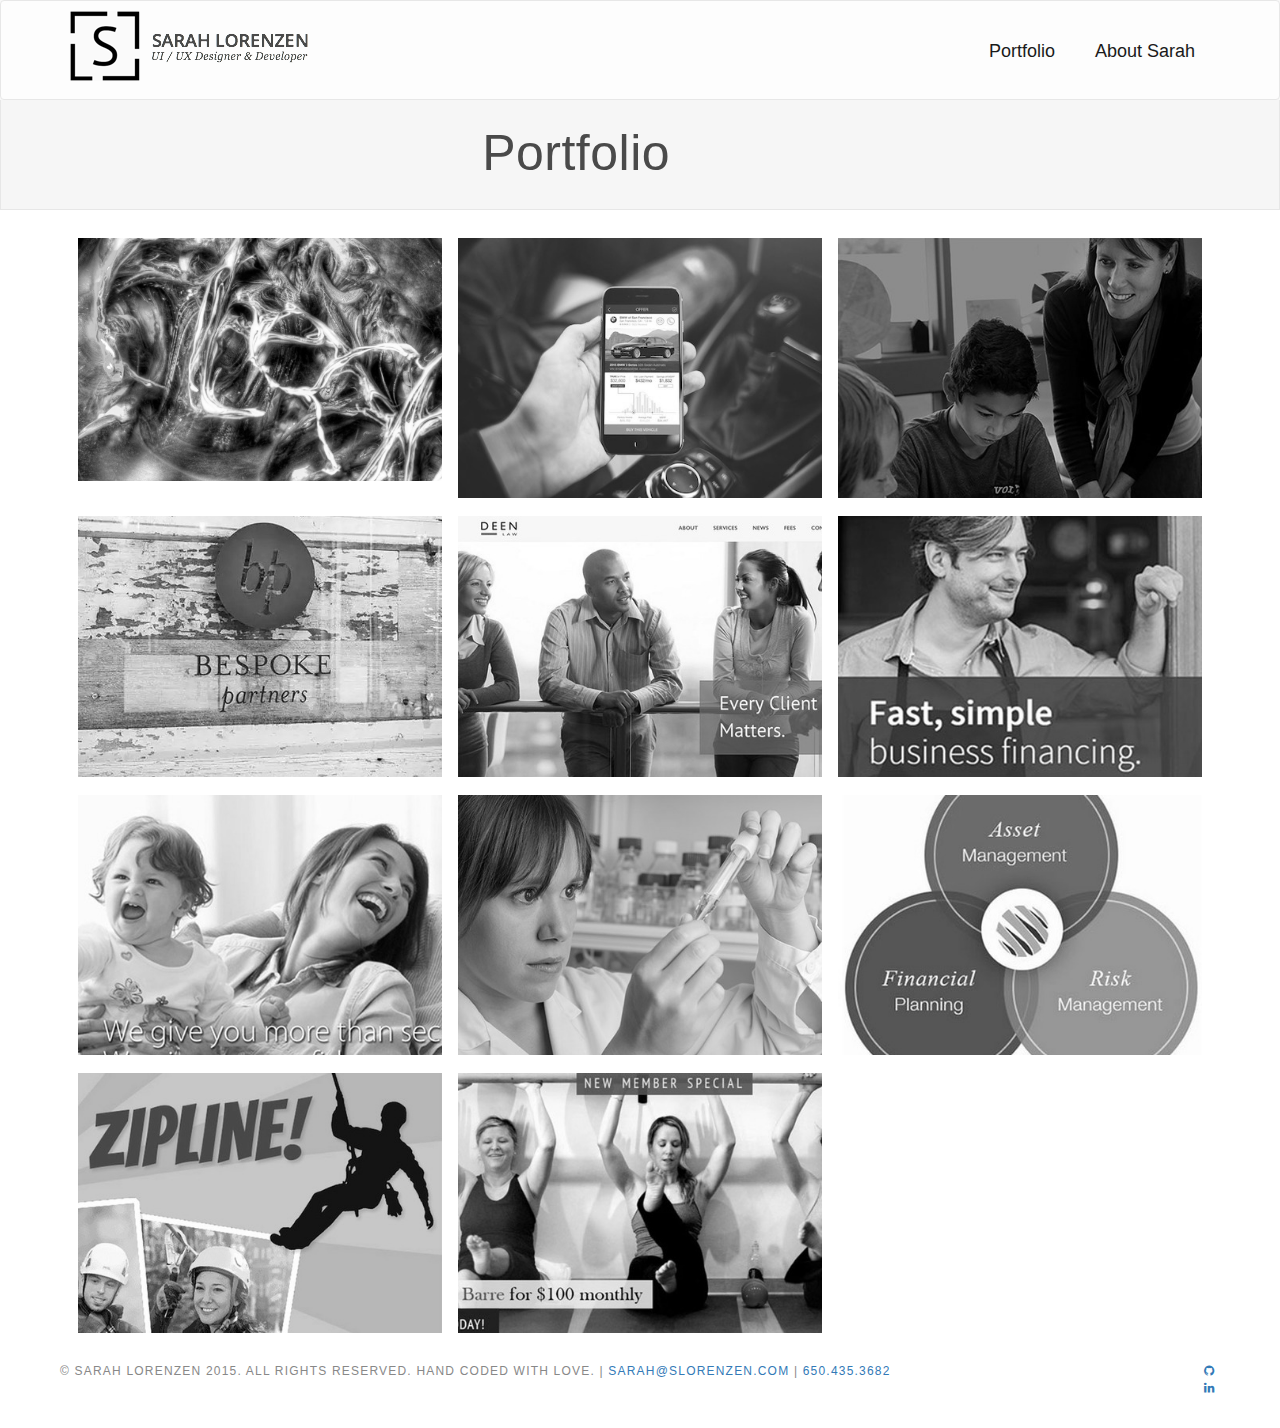
<file: portfolio.html>
<!DOCTYPE html>
<html lang="en">
  <head>
    <meta charset="utf-8">
    <meta http-equiv="X-UA-Compatible" content="IE=edge">
    <meta name="viewport" content="width=device-width, initial-scale=1">

    <title>Sarah Lorenzen's UI / UX / Developer Portfolio</title>

    <!-- Bootstrap core CSS -->

    <link rel="stylesheet" href="https://maxcdn.bootstrapcdn.com/bootstrap/3.3.5/css/bootstrap.min.css">

    <!-- Custom styles -->

    <link href='https://fonts.googleapis.com/css?family=Merriweather:400,700,300' rel='stylesheet' type='text/css'>
    <link rel="stylesheet" href="css/styles.css">
    <link rel="stylesheet" href="https://maxcdn.bootstrapcdn.com/font-awesome/4.4.0/css/font-awesome.min.css"> 
    <link rel="shortcut icon" href="img/sl-icon.png"> 

    <!-- Scripts needed on pageload -->

    <script src="js/modernizr.custom.js"></script>

    <!-- HTML5 shim and Respond.js for IE8 support of HTML5 elements and media queries -->
    <!--[if lt IE 9]>
      <script src="https://oss.maxcdn.com/html5shiv/3.7.2/html5shiv.min.js"></script>
      <script src="https://oss.maxcdn.com/respond/1.4.2/respond.min.js"></script>
    <![endif]-->

  </head>

  <body id="portfolio-child">

    <header class="">

      <nav class="navbar navbar-default">
        <div class="container">

        <!-- Brand and toggle get grouped for better mobile display -->

          <div class="navbar-header">
            <button type="button" class="navbar-toggle collapsed" data-toggle="collapse" data-target="#bs-example-navbar-collapse-1" aria-expanded="false">
              <span class="sr-only">Toggle navigation</span>
              <span class="icon-bar"></span>
              <span class="icon-bar"></span>
              <span class="icon-bar"></span>
            </button>

            <div class="logo">
              <span class="site-title">
                <a href="http://sarahlorenzen.github.io/" title="Go to Home">
                    <img src="img/weblogo.png" class="standard">
                    <img src="img/weblogo_retina.png" width="259" height="75" class="retina">
                </a>                 
              </span>
            </div><!-- /logo -->

          </div><!-- /.navbar-header -->

        <!-- Nav links, forms, and other content for toggling -->

          <div class="collapse navbar-collapse" id="bs-example-navbar-collapse-1">
            <ul class="nav navbar-nav">
              <li><a href="portfolio.html">Portfolio</a></li>
              <li><a href="about.html">About Sarah</a></li>
            </ul>
          </div><!-- /.navbar-collapse -->
        </div><!-- /.container-fluid -->
      </nav>

    </header>

		<div class="jumbotron pageheader">
	        	<h1>Portfolio</h1>
	    </div><!-- /header -->

		<div class="container">
    

    <div class="row">
    <div class="col-lg-12">
    <div class="col-lg-4 col-sm-6 col-xs-12 nopad">
          <a href="truecar-app.html"><img src="img/work/hotwire.jpg" class=" bw img-responsive img-rounded"></a>
    </div>
      <div class="col-lg-4 col-sm-6 col-xs-12 nopad">
           <a href="truecar-app.html"><img src="img/work/truecar.jpg" class="bw img-responsive img-rounded"></a>
    </div>
   
    <div class="col-lg-4 col-sm-6 col-xs-12 nopad">
           <a href="truecar-app.html"><img src="img/work/amazon.jpg" class="bw img-responsive img-rounded"></a> 
    </div>
   
     <div class="col-lg-4 col-sm-6 col-xs-12 nopad">
           <a href="truecar-app.html"><img src="img/work/bespoke.jpg" class="bw img-responsive img-rounded"></a>
    </div>
    <div class="col-lg-4 col-sm-6 col-xs-12 nopad">
           <a href="truecar-app.html"><img src="img/work/deen.jpg" class="bw img-responsive img-rounded"></a>
    </div>
     
    <div class="col-lg-4 col-sm-6 col-xs-12 nopad">
           <a href="truecar-app.html"><img src="img/work/reliant.jpg" class="bw img-responsive img-rounded"></a>
    </div>
   
    <div class="col-lg-4 col-sm-6 col-xs-12 nopad">
           <a href="truecar-app.html"><img src="img/work/linear.jpg" class="bw img-responsive img-rounded"></a>
    </div>

    <div class="col-lg-4 col-sm-6 col-xs-12 nopad">
           <a href="truecar-app.html"><img src="img/work/biomerica.jpg" class="bw img-responsive img-rounded"></a>
    </div>

    <div class="col-lg-4 col-sm-6 col-xs-12 nopad">
           <a href="truecar-app.html"><img src="img/work/gwp.jpg" class="bw img-responsive img-rounded"></a>
    </div>

    <div class="col-lg-4 col-sm-6 col-xs-12 nopad">
           <a href="truecar-app.html"><img src="img/work/denver.jpg" class="bw img-responsive img-rounded"></a>
    </div>

    <div class="col-lg-4 col-sm-6 col-xs-12 nopad">
           <a href="truecar-app.html"><img src="img/work/barre.jpg" class="bw img-responsive img-rounded"></a>
    </div>
	        
	 </div><!-- /container -->


    <!-- Footer -->

    <div class="row">
        <footer class="container">

          <div class="footer-bottom clear">
            <p>© Sarah Lorenzen 2015. All rights reserved. Hand coded with Love.    |     <a href="mailto:sarah@slorenzen.com">sarah@slorenzen.com</a>     |     <a href="tel:6504353682">650.435.3682</a>

            <div class="footer-copyright">
              <div class="social">

                  <div class="">
                    <a href="https://github.com/sarahlorenzen/"><i class="fa fa-github"></i></a>
                  </div>

                  <div class="">
                    <a href="https://www.linkedin.com/in/sarahannelorenzen"><i class="fa fa-linkedin"></i></a>
                  </div>
              </div>
            </div>
          </div>
        </footer>
      </div>

    <!-- /footer -->


    <!-- ============================= -->
    <!-- All your JavaScript comes now -->
    <!-- ============================= -->

    <script src="https://ajax.googleapis.com/ajax/libs/jquery/1.11.3/jquery.min.js"></script>

    <!-- Bootstrap core JS -->

    <script src="https://maxcdn.bootstrapcdn.com/bootstrap/3.3.5/js/bootstrap.min.js"></script>

    <!-- Can place script tags with JavaScript files here -->

    <script src="js/grid.js"></script>

    <script>
      $(function() {
        Grid.init();
      });
    </script>

    <script type="text/javascript">
      var $root = $('html, body');
        $('.navbar-nav a').click(function() {
          var href = $.attr(this, 'href');
            $root.animate({
              scrollTop: $(href).offset().top
              }, 500, function () {
              window.location.hash = href;
            });
          return false;
        });
    </script>

  </body>
</html>
</file>
<file: css/styles.css>
* { box-sizing: border-box; }

body {
	background-color: #fff;
    color: #34495e;
}

/*Header*/

header {
    width: 100%;
	position: fixed;
	background: #f8f8f8;
    z-index: 99;
}

header .logo {
    float: left;
    position: relative;
}

header .site-title, header h1 {
    font-size: 32px;
    line-height: 1.2;
}

span.site-title {
    width: auto;
    display: inline-block;
    padding: 10px 0;
}

header .logo img {
    margin-right: 10px;
}

header .logo img.retina {
    display: none;
}

@media not all, not all, only screen and (-webkit-min-device-pixel-ratio: 2), not all {

	header .logo img.standard {
    display: none;
	}
	header .logo img.retina {
    display: inline;
	}
}

@media only screen and (max-width: 767px) {
	header .logo img {
    	padding-left: 15px;
	}
}


/*Navigation*/

.navbar-default {
    width: 100%;
    margin-bottom: 0;
    background-color: #fdfdfd;
}

.navbar-nav {
    float: right;
    padding: 20px 0;
}

.navbar-nav li {
	display: inline-block;
    margin: 0 0 0 40px;
    padding: 0;
}

.navbar-default .navbar-nav > li > a {
	color: #1a1a1a;
    font-family: 'Roboto','OpenSans', Arial, sans-serif;
    font-size: 18px;
    font-weight: 300;
    padding: 20px 0 18px 0;
    text-decoration: none;
    transition: color 600ms;
    -webkit-transition: color 600ms;
}

.navbar-default .navbar-nav > li > a:hover {
     color: #1E8CBE;
     text-decoration: none;
}

.navbar-default .navbar-toggle {
    margin-top: 30px;
    background-color: #2a2a2a!important;
    padding: 12px 10px;
}

.navbar-default .navbar-toggle:hover {
    background-color: #1E8CBE!important;
}

.navbar-default .navbar-toggle .icon-bar {
    background-color: #fff;
}

@media only screen and (max-width: 767px) {
	.navbar-nav {
    	float: none;
    	padding: 0;
    	background-color: #2a2a2a;
    	margin: 0 -15px;
	}
	.navbar-nav li {
        display: block;
        margin: 0 auto;
        text-align: center;
        border-bottom: 1px solid #444;
    }
    .navbar-default .navbar-nav > li > a {
		color: #fff;
		padding: 22px 0 20px 0;
	}
}


/*Page Header & Hero*/

.jumbotron {
    /*background-color: #1e8cbe; background-color: rgba(30, 140, 190,0.55);*/
    background-color: #f6f6f6;
    color: #444;
    padding-top: 12%;
    padding-bottom: 10px;
    margin-bottom: 10px;
    min-height: 210px;
    border: 1px solid #e7e7e7;
}

body#home .jumbotron {
	min-height: 730px;
    background: url(../img/home-hero.jpg);
    background-size: cover;
    background-position: center 100%;
    margin-bottom: 0px;
    border: none;
}


body#home .jumbotron .container {
	position: absolute;
    left: 30%;
    top: 20%;
}

.jumbotron.pageheader {
	padding-top: 10%;

}

.jumbotron.pageheader h1 {	
	color: #4A4A4A;
	font-size: 5rem;
    letter-spacing: .5px;
}

body#portfolio-child .jumbotron.pageheader, body#page-child .jumbotron.pageheader {
	padding-top: 105px;
}


@media only screen and (max-width: 767px) {
	.jumbotron {
		padding-top: 30%;
	}
}

.jumbotron h1 {
    color: #1a1a1a;

}

.jumbotron h2 {
    color: #222;
}

.jumbotron p {
    color: #f9f9f9;
}

#about .container {
	width: 80%;
	margin: 0 auto;
}

.pageheader {
	margin-bottom: 20px;
}

.pageheader h1 {
    text-align: center;
    margin-left: -10%;
}

.image {
    display: inline-block;
    float: left;
}

.image img {
	width: 100%;
}

.column {
    display: inline-block;
    float: left;
}

.bottom40 {
	margin-bottom: 40px;
}

.main-text {
	clear: both;
	padding-top: 60px;
}

.column {
    width: 30%;
    padding: 0 20px;
}

.onethird {
    width: 30%;
}

.twothird {
    width: 60%;
}

.skills {
    margin-left: 50px;
    width: 290px;
    padding: 10px 0px 20px 20px;
    margin-top: 15px;
    border: 1px solid #f0f0f0;
}

/*Footer*/

footer.container {
    margin: 0 auto;
    padding: 10px 5px;
    font-size: 12px;
    letter-spacing: 0.1em;
    color: #888;
    text-align: center;
}

@media (min-width: 62.8125em) {
	footer.container .footer-quick-links .trigger-scroll {
    	float: left;
	}
	footer.container .footer-quick-links .ql-contact {
    float: right;
	}
	footer.container .desktop-only {
    display: block;
	}
	footer.container .nav-footer {
    float: left;
	}
}

footer.container .footer-quick-links a i {
    display: inline-block;
    margin-top: -5px;
    vertical-align: middle;
}

.icon-up-circled:before {
    content: '\e809';
}

footer.container .logo-mark {
    position: relative;
    margin: 30px 0;
    font-size: 8px;
    color: #a5a39e;
}

footer.container .logo-mark:before {
    position: absolute;
    display: block;
    top: 50%;
    left: 0;
    right: 0;
    height: 1px;
    background: #a5a39e;
    content: '';
}

footer.container .nav-footer a {
    display: inline-block;
    margin: 0 5px;
}

footer.container .footer-copyright {
    float: right;
    padding: 20px 5px;
}

.footer-bottom p {
	text-transform: uppercase;
	float: left;
    font-family: 'Roboto','OpenSans', Arial, sans-serif;
    margin: 20px 0 0;
}



/*Typography*/

h1,
h2,
h3 {
  font-family: 'Roboto','OpenSans', Arial, sans-serif; 
  font-weight: 500;
}

p, li {
	font-family: 'Merriweather', Georgia, serif;
}

.intro p, p.intro {
    font-family: 'Roboto','OpenSans', Arial, sans-serif;
    font-size: 3em;
    font-weight: 300;
    -webkit-margin-before: 0;
    margin: 30px 0 10px 0;
}

.skills h3 {
	margin-left: 40px;
	text-transform: uppercase;
	font-weight: 300;
    font-size: 16px;
}


/**** About page ****/


/**** Portfolio page ****/

.bw {
  filter: url("data:image/svg+xml;utf8,<svg xmlns=\'http://www.w3.org/2000/svg\'><filter id=\'grayscale\'><feColorMatrix type=\'matrix\' values=\'0.3333 0.3333 0.3333 0 0 0.3333 0.3333 0.3333 0 0 0.3333 0.3333 0.3333 0 0 0 0 0 1 0\'/></filter></svg>#grayscale"); /* Firefox 3.5+ */
  filter: gray; /* IE6-9 */
  -webkit-filter: grayscale(100%); /* Chrome 19+ & Safari 6+ */
    -webkit-backface-visibility: hidden; /* Fix for transition flickering */
    -webkit-transition: all 0.5s ease;
       -moz-transition: all 0.5s ease;
        -ms-transition: all 0.5s ease;
         -o-transition: all 0.5s ease;
            transition: all 0.5s ease;
}

.img-rounded:hover {
  filter: none;
  -webkit-filter: grayscale(0%);
}
    
.img-rounded {
        border-radius:0rem;
        width:100% 
}

.nopad {
    padding:0.8rem;
    padding-bottom:1rem;    
}

#wrk {
        font-size:1.2rem;
        padding-right:1.5rem;
    }

#work {
    padding-right:1.7rem;
    padding-left:1.7rem;
}

.img-responsive {
    display: block;
    max-width: 100%;
    height: auto;
}


/**** Responsive Design ****/

/* Large desktop */
@media (min-width: 1200px) { ... }

/* Portrait tablet to landscape and desktop */
@media (min-width: 768px) and (max-width: 979px) { ... }

/* Landscape phone to portrait tablet */
@media (max-width: 767px) { ... }

/* Landscape phones and down */
@media (max-width: 480px) { ... }
</file>
